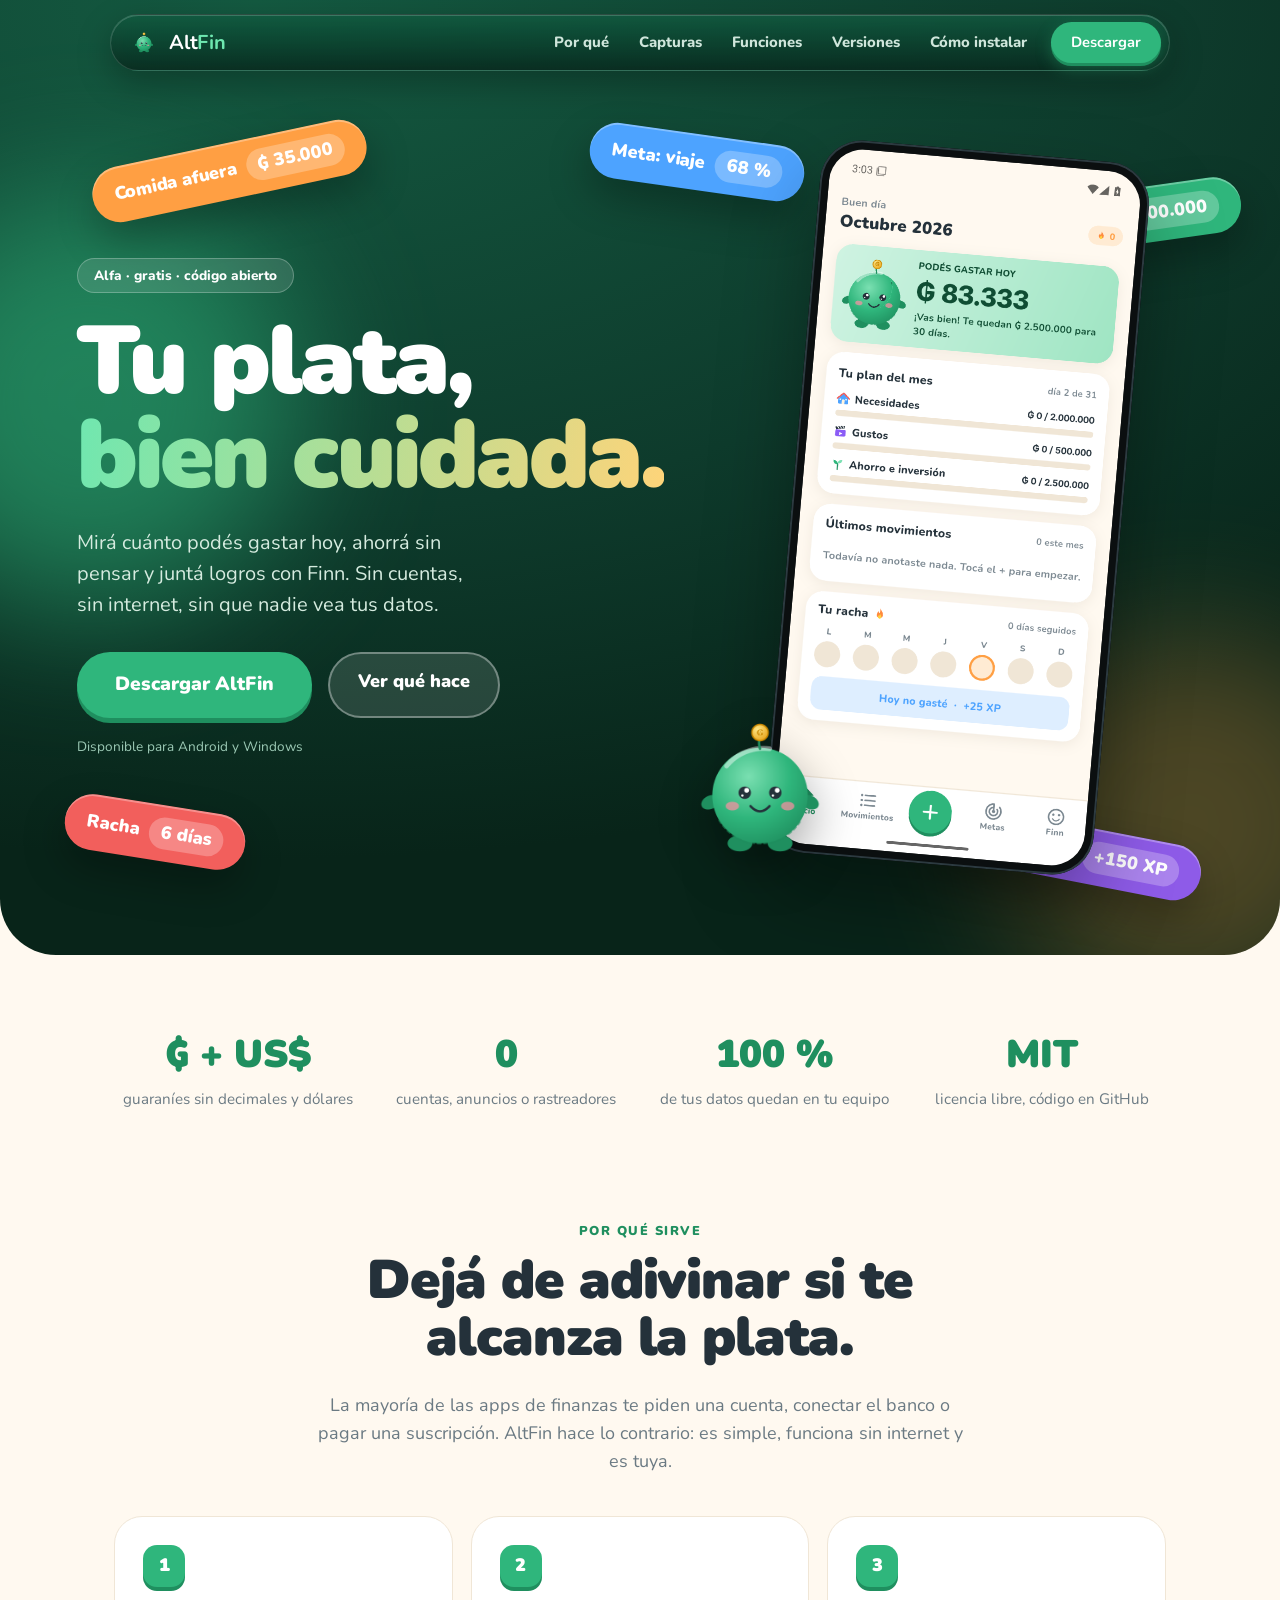
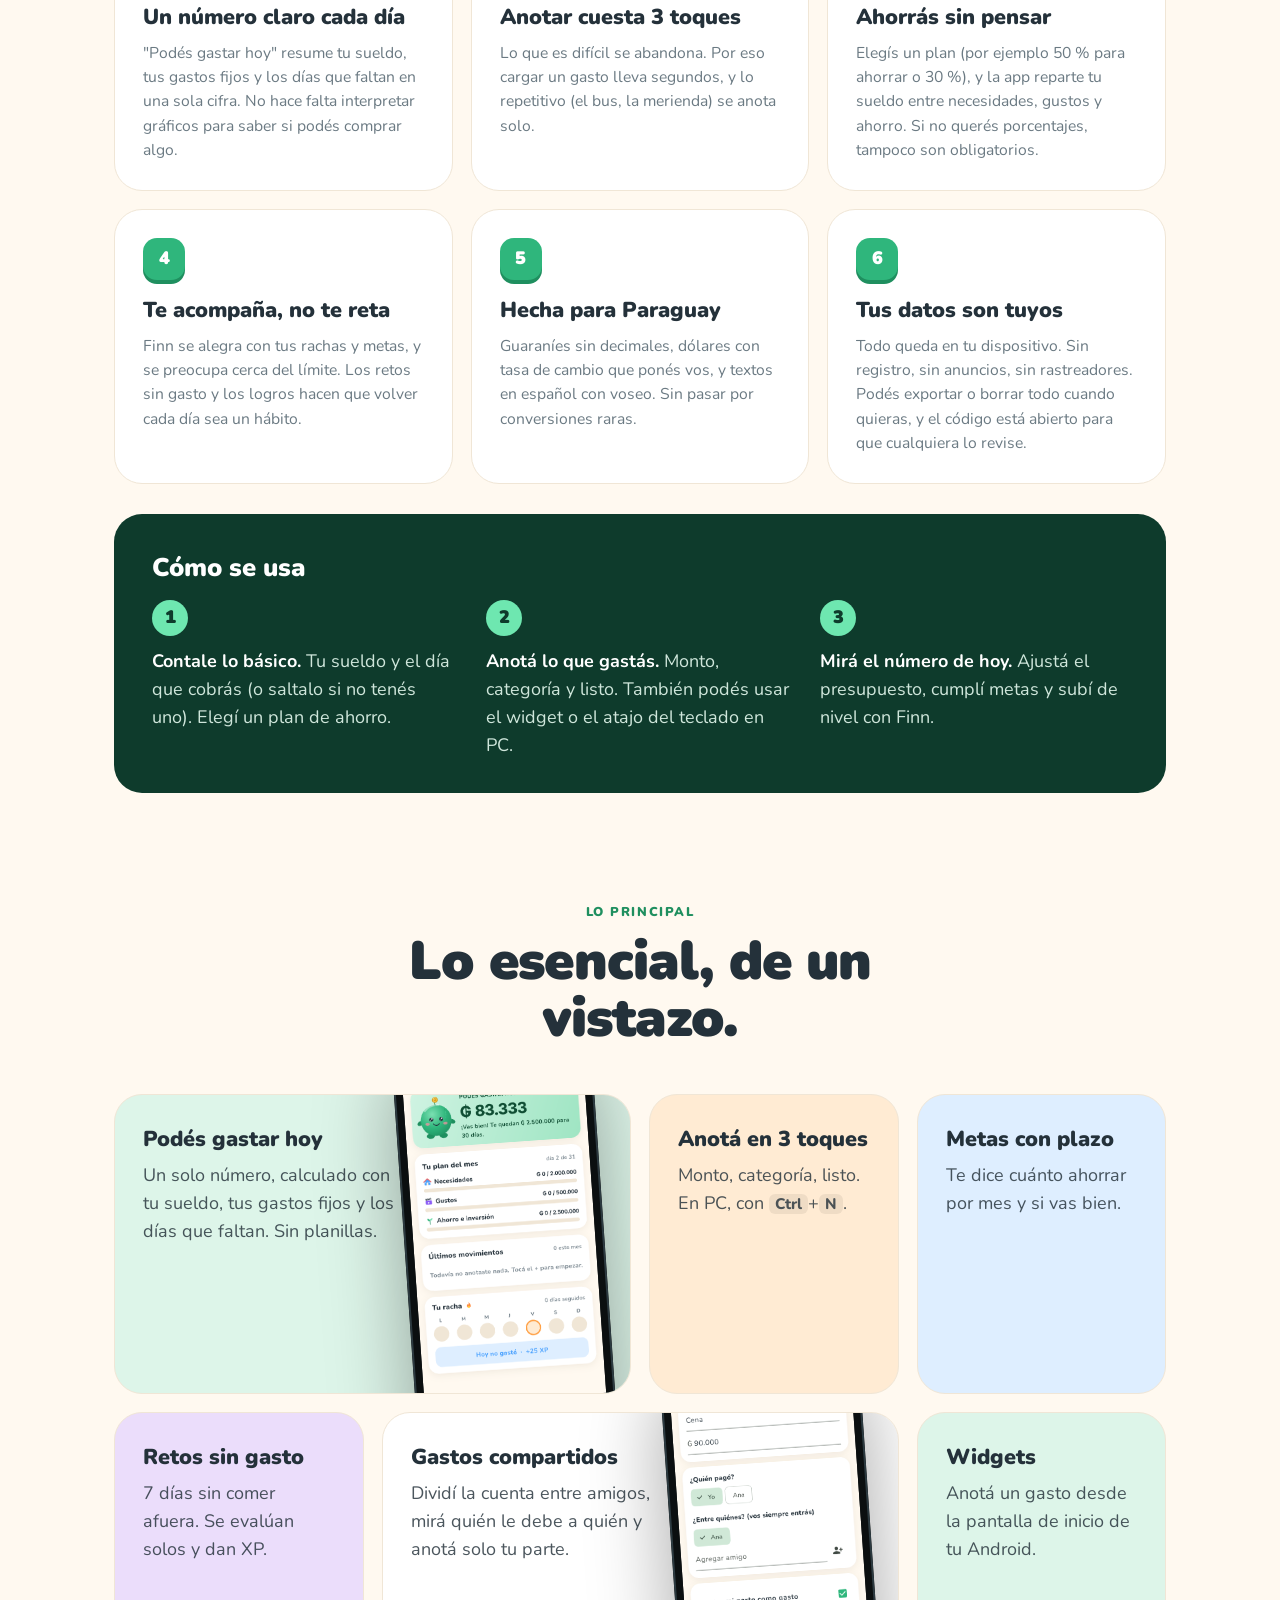
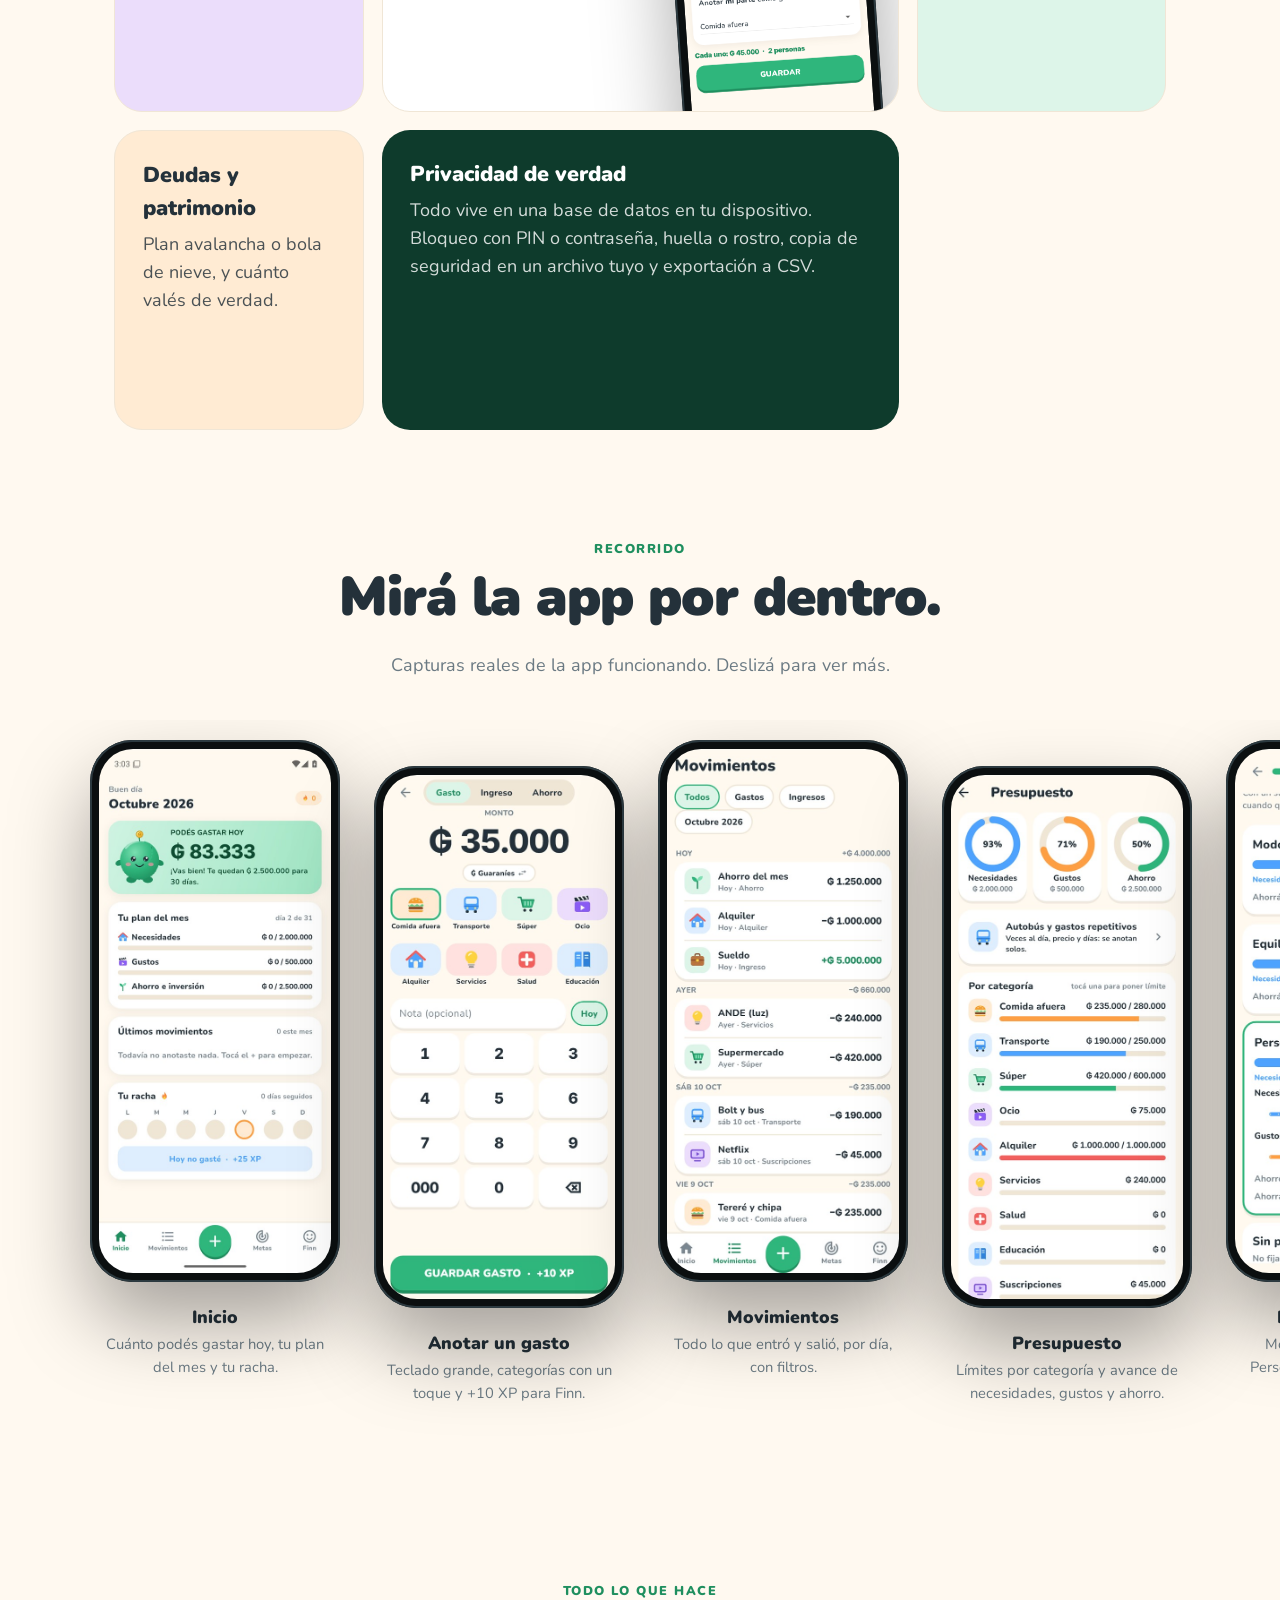
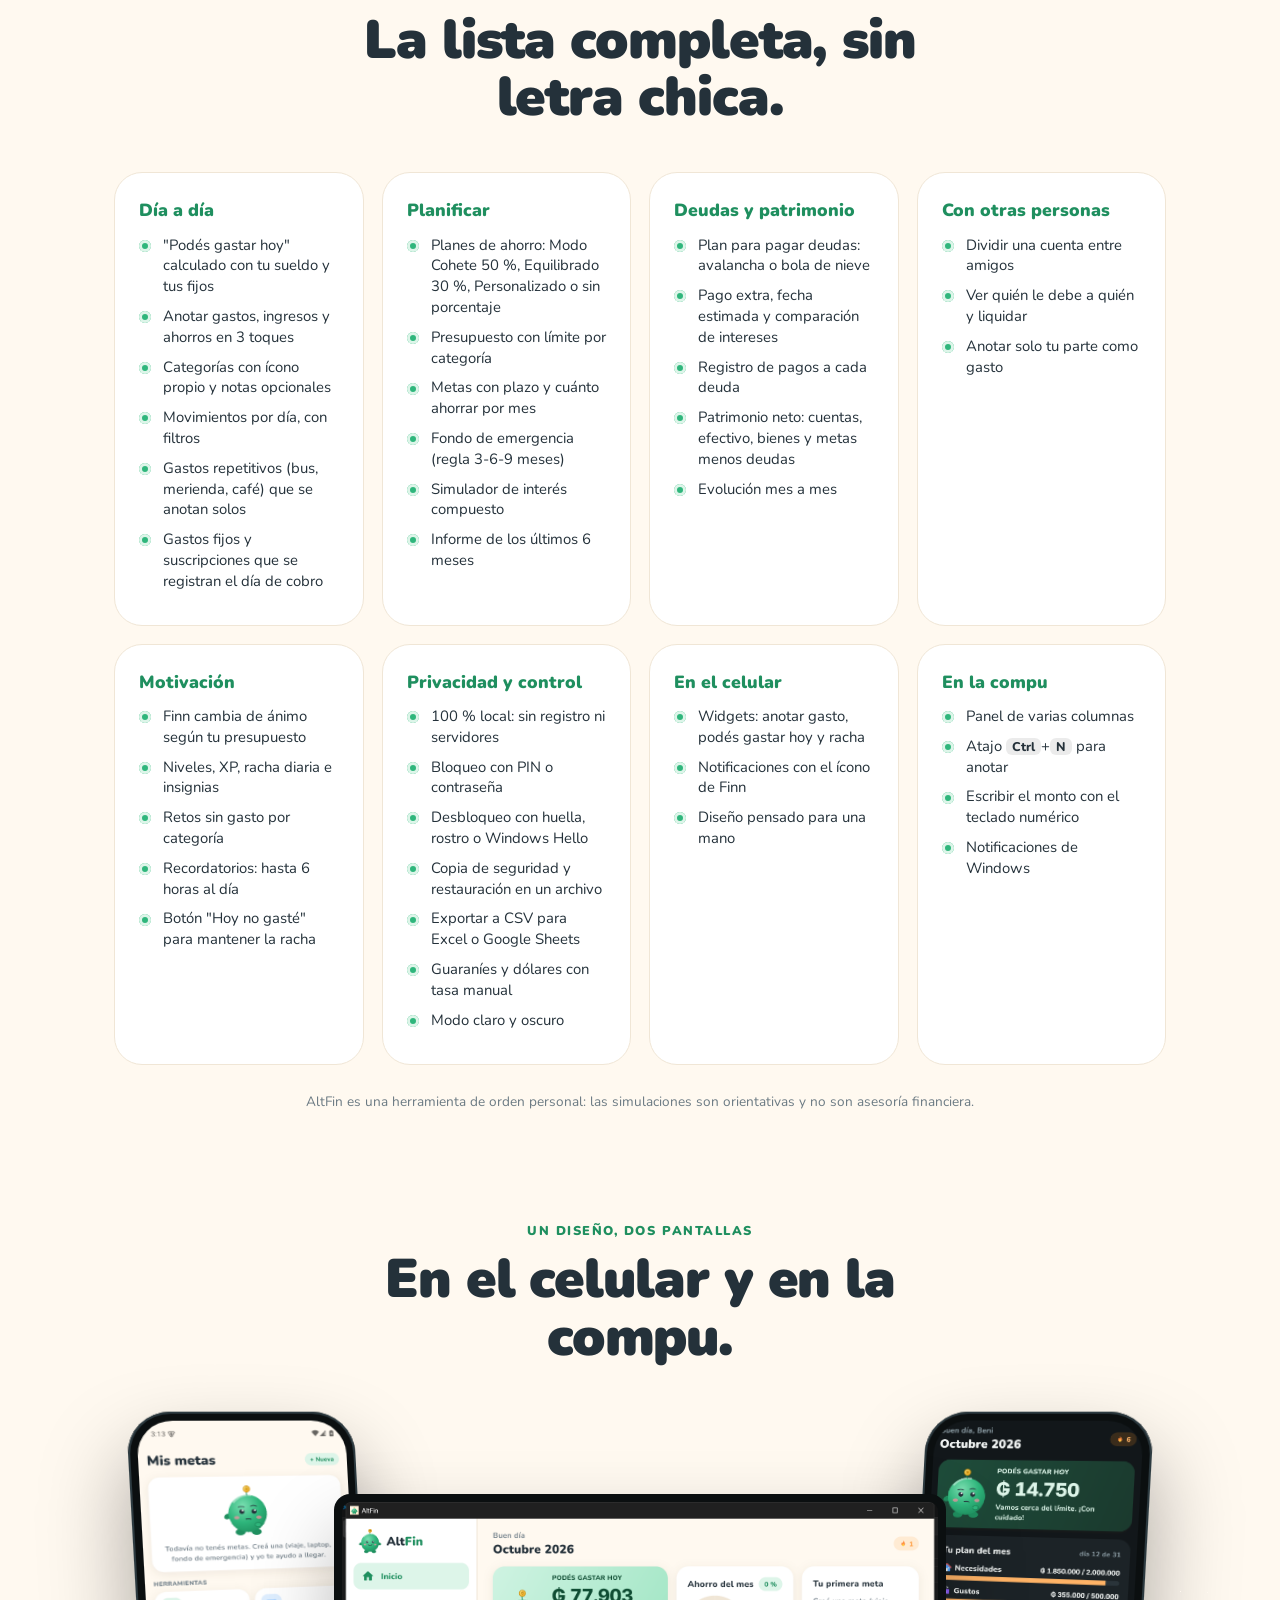
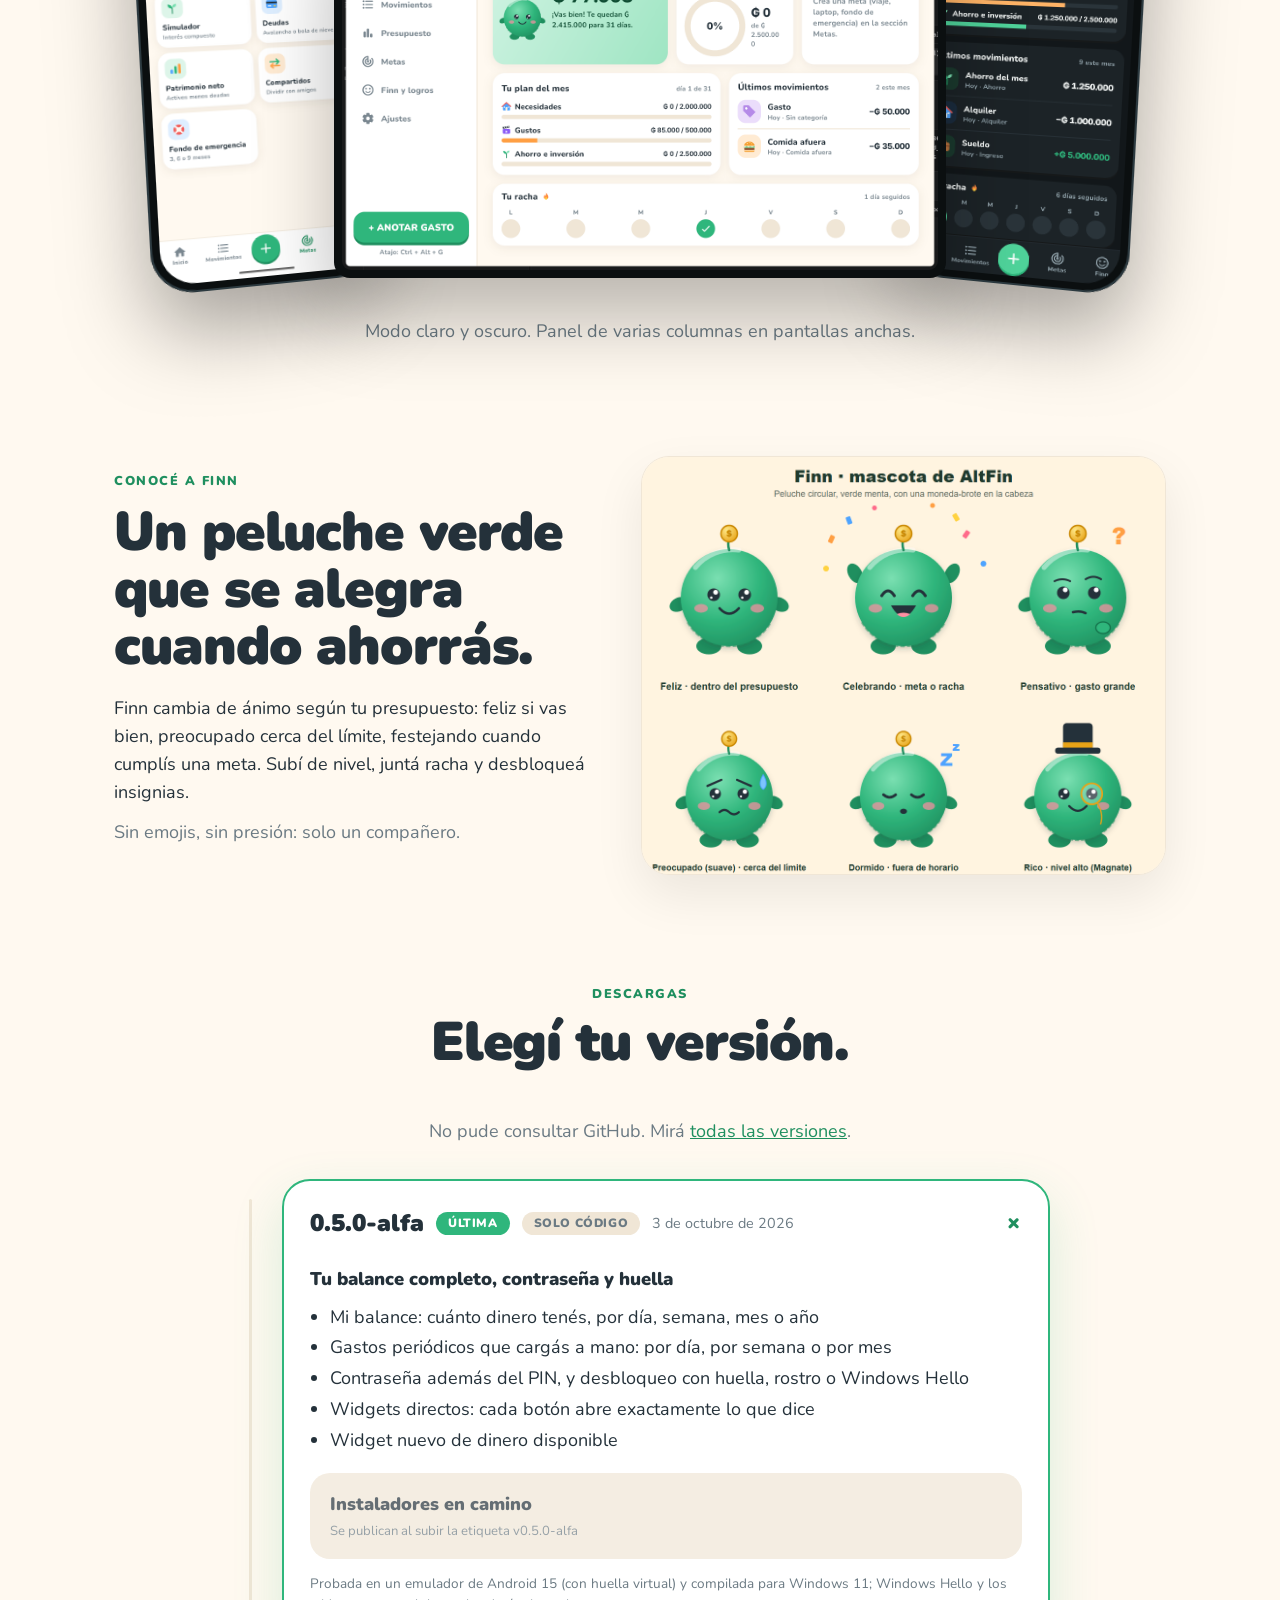
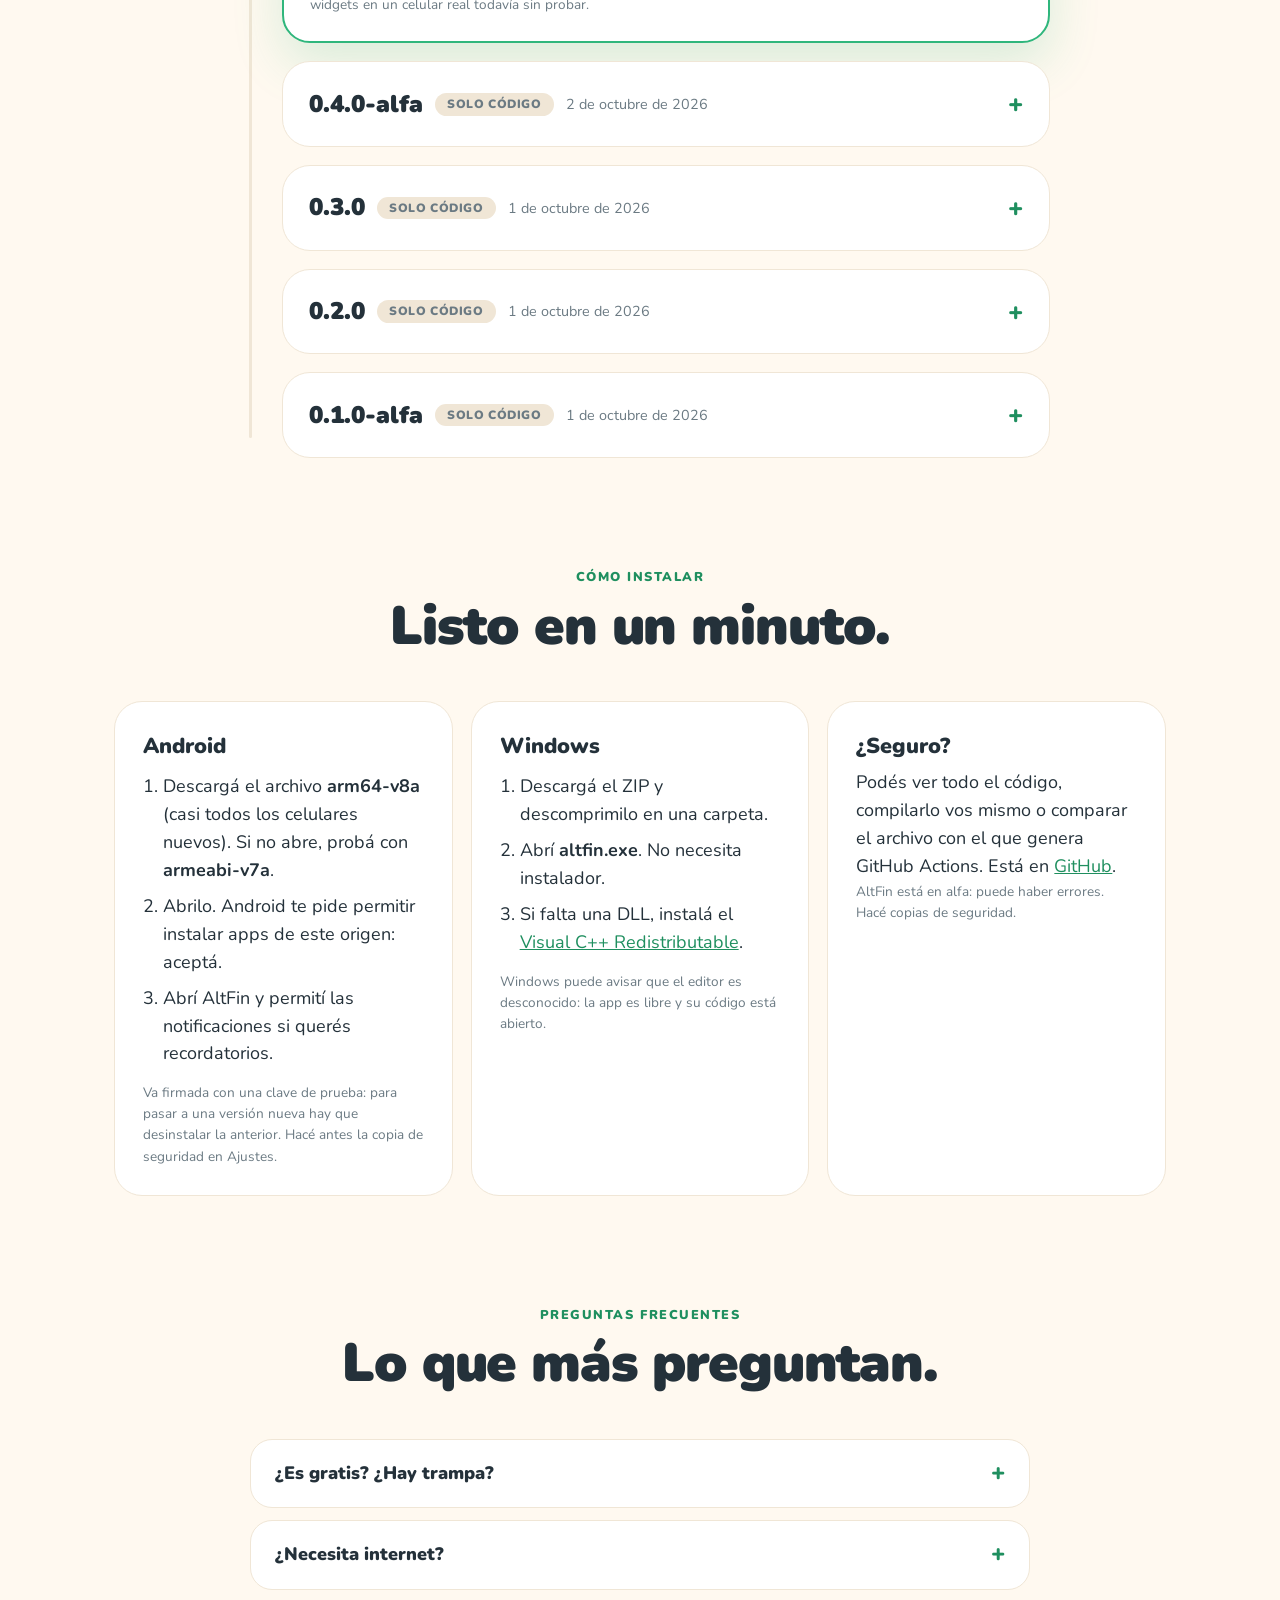
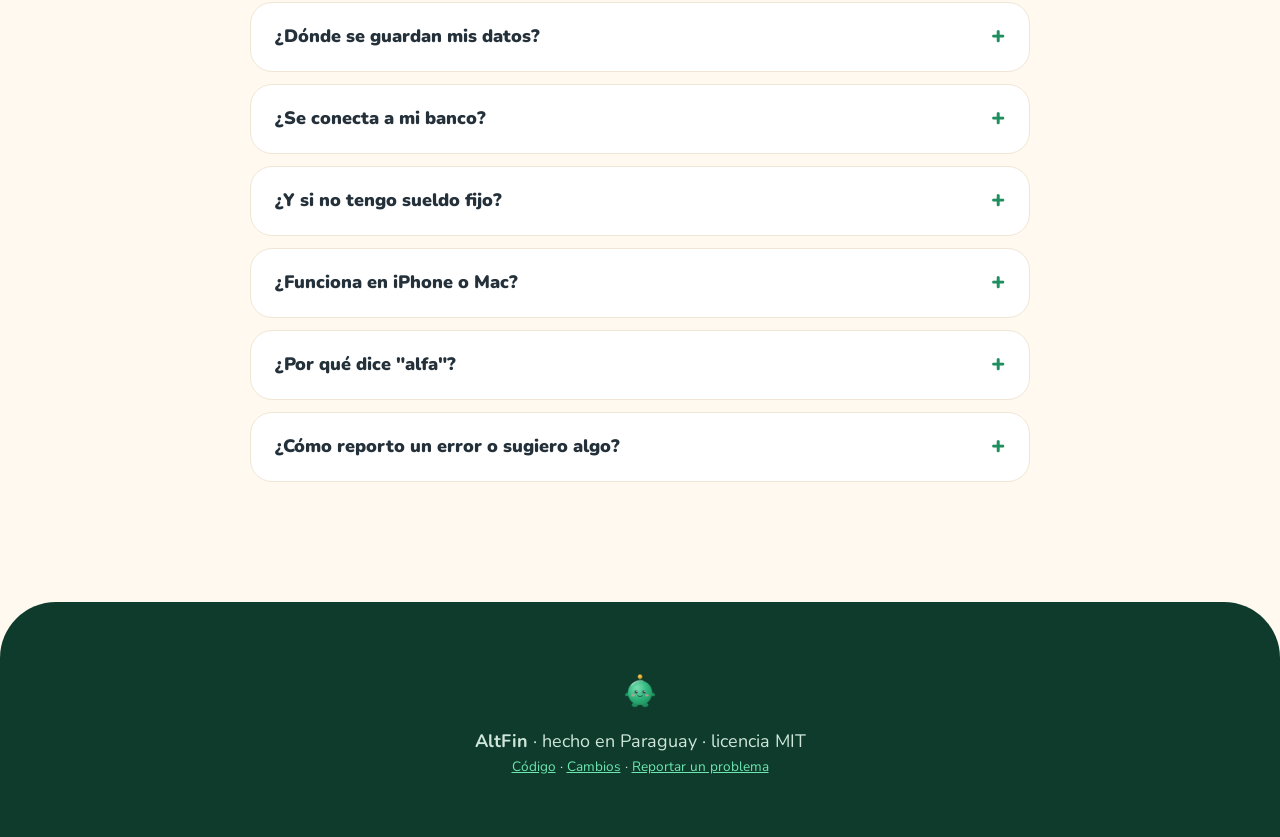
<file: site/index.html>
<!doctype html>
<html lang="es">
<head>
<meta charset="utf-8">
<meta name="viewport" content="width=device-width, initial-scale=1">
<title>AltFin — Instalar</title>
<meta name="description" content="AltFin: finanzas personales gratis, de código abierto y 100% en tu dispositivo. Descargá la versión para Android o Windows.">
<meta name="theme-color" content="#0E3B2C">
<link rel="icon" href="img/icon.png">
<link rel="stylesheet" href="style.css">
</head>
<body>

<header class="nav">
  <a class="brand" href="#top"><img src="img/finn.png" alt="" width="34" height="34" style="margin-right:8px">Alt<b>Fin</b></a>
  <nav>
    <a href="#porque">Por qué</a>
    <a href="#recorrido">Capturas</a>
    <a href="#todo">Funciones</a>
    <a href="#versiones">Versiones</a>
    <a href="#ayuda">Cómo instalar</a>
    <a class="btn btn-small" href="#versiones">Descargar</a>
  </nav>
</header>

<main id="top">

<!-- HERO -->
<section class="hero">
  <div class="blob b1"></div><div class="blob b2"></div>
  <span class="pill p1">Comida afuera <i>₲ 35.000</i></span>
  <span class="pill p2">Meta: viaje <i>68 %</i></span>
  <span class="pill p3">Racha <i>6 días</i></span>
  <span class="pill p4">Sueldo <i>+₲ 5.000.000</i></span>
  <span class="pill p5">Reto cumplido <i>+150 XP</i></span>

  <div class="hero-copy">
    <p class="tag">Alfa · gratis · código abierto</p>
    <h1>Tu plata,<br><em>bien cuidada.</em></h1>
    <p class="lead">Mirá cuánto podés gastar hoy, ahorrá sin pensar y juntá logros con Finn. Sin cuentas, sin internet, sin que nadie vea tus datos.</p>
    <div class="cta">
      <a class="btn btn-big" id="mainDl" href="#versiones">Descargar AltFin</a>
      <a class="btn btn-ghost" href="#funciones">Ver qué hace</a>
    </div>
    <p class="small" id="detected">Android · Windows</p>
  </div>

  <div class="hero-art">
    <div class="phone big"><img src="img/p-inicio.png" alt="Pantalla de inicio de AltFin con ₲ 83.333 para gastar hoy"></div>
    <img class="finn-peek" src="img/finn.png" alt="Finn, la mascota de AltFin">
  </div>
</section>

<!-- NÚMEROS -->
<section class="stats">
  <div><b>₲ + US$</b><span>guaraníes sin decimales y dólares</span></div>
  <div><b>0</b><span>cuentas, anuncios o rastreadores</span></div>
  <div><b>100 %</b><span>de tus datos quedan en tu equipo</span></div>
  <div><b>MIT</b><span>licencia libre, código en GitHub</span></div>
</section>

<!-- POR QUÉ SIRVE -->
<section class="section" id="porque">
  <p class="eyebrow">Por qué sirve</p>
  <h2>Dejá de adivinar si te alcanza la plata.</h2>
  <p class="center muted intro">La mayoría de las apps de finanzas te piden una cuenta, conectar el banco o pagar una suscripción. AltFin hace lo contrario: es simple, funciona sin internet y es tuya.</p>
  <div class="why">
    <article><span class="num">1</span><h3>Un número claro cada día</h3><p>"Podés gastar hoy" resume tu sueldo, tus gastos fijos y los días que faltan en una sola cifra. No hace falta interpretar gráficos para saber si podés comprar algo.</p></article>
    <article><span class="num">2</span><h3>Anotar cuesta 3 toques</h3><p>Lo que es difícil se abandona. Por eso cargar un gasto lleva segundos, y lo repetitivo (el bus, la merienda) se anota solo.</p></article>
    <article><span class="num">3</span><h3>Ahorrás sin pensar</h3><p>Elegís un plan (por ejemplo 50 % para ahorrar o 30 %), y la app reparte tu sueldo entre necesidades, gustos y ahorro. Si no querés porcentajes, tampoco son obligatorios.</p></article>
    <article><span class="num">4</span><h3>Te acompaña, no te reta</h3><p>Finn se alegra con tus rachas y metas, y se preocupa cerca del límite. Los retos sin gasto y los logros hacen que volver cada día sea un hábito.</p></article>
    <article><span class="num">5</span><h3>Hecha para Paraguay</h3><p>Guaraníes sin decimales, dólares con tasa de cambio que ponés vos, y textos en español con voseo. Sin pasar por conversiones raras.</p></article>
    <article><span class="num">6</span><h3>Tus datos son tuyos</h3><p>Todo queda en tu dispositivo. Sin registro, sin anuncios, sin rastreadores. Podés exportar o borrar todo cuando quieras, y el código está abierto para que cualquiera lo revise.</p></article>
  </div>
  <div class="how">
    <h3>Cómo se usa</h3>
    <ol>
      <li><b>Contale lo básico.</b> Tu sueldo y el día que cobrás (o saltalo si no tenés uno). Elegí un plan de ahorro.</li>
      <li><b>Anotá lo que gastás.</b> Monto, categoría y listo. También podés usar el widget o el atajo del teclado en PC.</li>
      <li><b>Mirá el número de hoy.</b> Ajustá el presupuesto, cumplí metas y subí de nivel con Finn.</li>
    </ol>
  </div>
</section>

<!-- FUNCIONES -->
<section class="section" id="funciones">
  <p class="eyebrow">Lo principal</p>
  <h2>Lo esencial, de un vistazo.</h2>
  <div class="bento">
    <article class="card c-green wide">
      <h3>Podés gastar hoy</h3>
      <p>Un solo número, calculado con tu sueldo, tus gastos fijos y los días que faltan. Sin planillas.</p>
      <div class="phone mini"><img src="img/p-inicio.png" alt=""></div>
    </article>
    <article class="card c-orange">
      <h3>Anotá en 3 toques</h3>
      <p>Monto, categoría, listo. En PC, con <kbd>Ctrl</kbd>+<kbd>N</kbd>.</p>
    </article>
    <article class="card c-blue">
      <h3>Metas con plazo</h3>
      <p>Te dice cuánto ahorrar por mes y si vas bien.</p>
    </article>
    <article class="card c-purple">
      <h3>Retos sin gasto</h3>
      <p>7 días sin comer afuera. Se evalúan solos y dan XP.</p>
    </article>
    <article class="card c-cream wide">
      <h3>Gastos compartidos</h3>
      <p>Dividí la cuenta entre amigos, mirá quién le debe a quién y anotá solo tu parte.</p>
      <div class="phone mini"><img src="img/p-dividir.png" alt=""></div>
    </article>
    <article class="card c-green">
      <h3>Widgets</h3>
      <p>Anotá un gasto desde la pantalla de inicio de tu Android.</p>
    </article>
    <article class="card c-orange">
      <h3>Deudas y patrimonio</h3>
      <p>Plan avalancha o bola de nieve, y cuánto valés de verdad.</p>
    </article>
    <article class="card c-dark wide">
      <h3>Privacidad de verdad</h3>
      <p>Todo vive en una base de datos en tu dispositivo. Bloqueo con PIN o contraseña, huella o rostro, copia de seguridad en un archivo tuyo y exportación a CSV.</p>
    </article>
  </div>
</section>

<!-- RECORRIDO -->
<section class="section tour" id="recorrido">
  <p class="eyebrow">Recorrido</p>
  <h2>Mirá la app por dentro.</h2>
  <p class="center muted intro">Capturas reales de la app funcionando. Deslizá para ver más.</p>
  <div class="strip" id="strip">
    <figure><div class="phone"><img loading="lazy" src="img/g/inicio.jpg" alt="Inicio"></div><figcaption><b>Inicio</b>Cuánto podés gastar hoy, tu plan del mes y tu racha.</figcaption></figure>
    <figure><div class="phone"><img loading="lazy" src="img/g/gasto.jpg" alt="Anotar un gasto"></div><figcaption><b>Anotar un gasto</b>Teclado grande, categorías con un toque y +10 XP para Finn.</figcaption></figure>
    <figure><div class="phone"><img loading="lazy" src="img/g/movimientos.jpg" alt="Movimientos"></div><figcaption><b>Movimientos</b>Todo lo que entró y salió, por día, con filtros.</figcaption></figure>
    <figure><div class="phone"><img loading="lazy" src="img/g/presupuesto.jpg" alt="Presupuesto"></div><figcaption><b>Presupuesto</b>Límites por categoría y avance de necesidades, gustos y ahorro.</figcaption></figure>
    <figure><div class="phone"><img loading="lazy" src="img/g/plan.jpg" alt="Planes de ahorro"></div><figcaption><b>Planes de ahorro</b>Modo Cohete, Equilibrado, Personalizado o sin porcentaje.</figcaption></figure>
    <figure><div class="phone"><img loading="lazy" src="img/g/metas.jpg" alt="Metas"></div><figcaption><b>Metas</b>Viaje, laptop, terreno: cuánto falta y en cuántos meses llegás.</figcaption></figure>
    <figure><div class="phone"><img loading="lazy" src="img/g/fondo.jpg" alt="Fondo de emergencia"></div><figcaption><b>Fondo de emergencia</b>Calcula 3, 6 o 9 meses de tus gastos esenciales y crea la meta.</figcaption></figure>
    <figure><div class="phone"><img loading="lazy" src="img/g/repetitivo.jpg" alt="Gastos repetitivos"></div><figcaption><b>Gastos repetitivos</b>El bus, la merienda: se anotan solos los días que elijas.</figcaption></figure>
    <figure><div class="phone"><img loading="lazy" src="img/g/fijos.jpg" alt="Gastos fijos"></div><figcaption><b>Gastos fijos</b>Alquiler, internet, Netflix: se registran el día de cobro.</figcaption></figure>
    <figure><div class="phone"><img loading="lazy" src="img/g/deudas.jpg" alt="Deudas"></div><figcaption><b>Deudas</b>Plan avalancha o bola de nieve, con fecha de fin e intereses.</figcaption></figure>
    <figure><div class="phone"><img loading="lazy" src="img/g/compartidos.jpg" alt="Gastos compartidos"></div><figcaption><b>Gastos compartidos</b>Dividí la cuenta entre amigos y anotá solo tu parte.</figcaption></figure>
    <figure><div class="phone"><img loading="lazy" src="img/g/patrimonio.jpg" alt="Patrimonio neto"></div><figcaption><b>Patrimonio neto</b>Lo que tenés menos lo que debés, mes a mes.</figcaption></figure>
    <figure><div class="phone"><img loading="lazy" src="img/g/informe.jpg" alt="Informe"></div><figcaption><b>Informe</b>Tasa de ahorro y gastos de los últimos 6 meses.</figcaption></figure>
    <figure><div class="phone"><img loading="lazy" src="img/g/finn.jpg" alt="Finn y logros"></div><figcaption><b>Finn y logros</b>Nivel, racha, insignias y XP.</figcaption></figure>
    <figure><div class="phone"><img loading="lazy" src="img/g/retos.jpg" alt="Retos sin gasto"></div><figcaption><b>Retos sin gasto</b>"7 días sin comer afuera": se evalúan solos y dan 150 XP.</figcaption></figure>
    <figure><div class="phone"><img loading="lazy" src="img/g/recordatorios.jpg" alt="Recordatorios"></div><figcaption><b>Recordatorios</b>Hasta 6 horas al día, solo si todavía no anotaste nada.</figcaption></figure>
    <figure><div class="phone"><img loading="lazy" src="img/g/widgets.jpg" alt="Widgets de Android"></div><figcaption><b>Widgets</b>Anotá un gasto sin abrir la app (Android).</figcaption></figure>
    <figure><div class="phone"><img loading="lazy" src="img/g/pin.jpg" alt="Bloqueo con PIN o contraseña"></div><figcaption><b>Bloqueo con PIN o contraseña</b>Y huella o rostro. Nadie ve tus números si te prestan el celular.</figcaption></figure>
    <figure><div class="phone"><img loading="lazy" src="img/g/ajustes.jpg" alt="Ajustes"></div><figcaption><b>Ajustes</b>Copia de seguridad, exportar a CSV, sueldo y más.</figcaption></figure>
  </div>
</section>

<!-- TODO LO QUE HACE -->
<section class="section" id="todo">
  <p class="eyebrow">Todo lo que hace</p>
  <h2>La lista completa, sin letra chica.</h2>
  <div class="lists">
    <article><h3>Día a día</h3><ul>
      <li>"Podés gastar hoy" calculado con tu sueldo y tus fijos</li>
      <li>Anotar gastos, ingresos y ahorros en 3 toques</li>
      <li>Categorías con ícono propio y notas opcionales</li>
      <li>Movimientos por día, con filtros</li>
      <li>Gastos repetitivos (bus, merienda, café) que se anotan solos</li>
      <li>Gastos fijos y suscripciones que se registran el día de cobro</li>
    </ul></article>
    <article><h3>Planificar</h3><ul>
      <li>Planes de ahorro: Modo Cohete 50 %, Equilibrado 30 %, Personalizado o sin porcentaje</li>
      <li>Presupuesto con límite por categoría</li>
      <li>Metas con plazo y cuánto ahorrar por mes</li>
      <li>Fondo de emergencia (regla 3-6-9 meses)</li>
      <li>Simulador de interés compuesto</li>
      <li>Informe de los últimos 6 meses</li>
    </ul></article>
    <article><h3>Deudas y patrimonio</h3><ul>
      <li>Plan para pagar deudas: avalancha o bola de nieve</li>
      <li>Pago extra, fecha estimada y comparación de intereses</li>
      <li>Registro de pagos a cada deuda</li>
      <li>Patrimonio neto: cuentas, efectivo, bienes y metas menos deudas</li>
      <li>Evolución mes a mes</li>
    </ul></article>
    <article><h3>Con otras personas</h3><ul>
      <li>Dividir una cuenta entre amigos</li>
      <li>Ver quién le debe a quién y liquidar</li>
      <li>Anotar solo tu parte como gasto</li>
    </ul></article>
    <article><h3>Motivación</h3><ul>
      <li>Finn cambia de ánimo según tu presupuesto</li>
      <li>Niveles, XP, racha diaria e insignias</li>
      <li>Retos sin gasto por categoría</li>
      <li>Recordatorios: hasta 6 horas al día</li>
      <li>Botón "Hoy no gasté" para mantener la racha</li>
    </ul></article>
    <article><h3>Privacidad y control</h3><ul>
      <li>100 % local: sin registro ni servidores</li>
      <li>Bloqueo con PIN o contraseña</li>
      <li>Desbloqueo con huella, rostro o Windows Hello</li>
      <li>Copia de seguridad y restauración en un archivo</li>
      <li>Exportar a CSV para Excel o Google Sheets</li>
      <li>Guaraníes y dólares con tasa manual</li>
      <li>Modo claro y oscuro</li>
    </ul></article>
    <article><h3>En el celular</h3><ul>
      <li>Widgets: anotar gasto, podés gastar hoy y racha</li>
      <li>Notificaciones con el ícono de Finn</li>
      <li>Diseño pensado para una mano</li>
    </ul></article>
    <article><h3>En la compu</h3><ul>
      <li>Panel de varias columnas</li>
      <li>Atajo <kbd>Ctrl</kbd>+<kbd>N</kbd> para anotar</li>
      <li>Escribir el monto con el teclado numérico</li>
      <li>Notificaciones de Windows</li>
    </ul></article>
  </div>
  <p class="center muted small note">AltFin es una herramienta de orden personal: las simulaciones son orientativas y no son asesoría financiera.</p>
</section>

<!-- PLATAFORMAS -->
<section class="section showcase" id="plataformas">
  <p class="eyebrow">Un diseño, dos pantallas</p>
  <h2>En el celular y en la compu.</h2>
  <div class="devices">
    <div class="phone"><img src="img/p-metas.png" alt="Metas en Android"></div>
    <div class="laptop"><img src="img/pc-inicio.png" alt="AltFin en Windows"></div>
    <div class="phone dark"><img src="img/p-oscuro.png" alt="Modo oscuro"></div>
  </div>
  <p class="center muted">Modo claro y oscuro. Panel de varias columnas en pantallas anchas.</p>
</section>

<!-- FINN -->
<section class="section finn">
  <div class="finn-copy">
    <p class="eyebrow">Conocé a Finn</p>
    <h2>Un peluche verde que se alegra cuando ahorrás.</h2>
    <p>Finn cambia de ánimo según tu presupuesto: feliz si vas bien, preocupado cerca del límite, festejando cuando cumplís una meta. Subí de nivel, juntá racha y desbloqueá insignias.</p>
    <p class="muted">Sin emojis, sin presión: solo un compañero.</p>
  </div>
  <img class="finn-states" src="img/finn-estados.png" alt="Finn feliz, festejando, pensativo, preocupado, dormido y con galera">
</section>

<!-- VERSIONES -->
<section class="section versions" id="versiones">
  <p class="eyebrow">Descargas</p>
  <h2>Elegí tu versión.</h2>
  <p class="center muted" id="apiStatus">Cargando versiones…</p>
  <div id="vlist" class="vlist"></div>
</section>

<!-- AYUDA -->
<section class="section help" id="ayuda">
  <p class="eyebrow">Cómo instalar</p>
  <h2>Listo en un minuto.</h2>
  <div class="steps">
    <article>
      <h3>Android</h3>
      <ol>
        <li>Descargá el archivo <b>arm64-v8a</b> (casi todos los celulares nuevos). Si no abre, probá con <b>armeabi-v7a</b>.</li>
        <li>Abrilo. Android te pide permitir instalar apps de este origen: aceptá.</li>
        <li>Abrí AltFin y permití las notificaciones si querés recordatorios.</li>
      </ol>
      <p class="muted small">Va firmada con una clave de prueba: para pasar a una versión nueva hay que desinstalar la anterior. Hacé antes la copia de seguridad en Ajustes.</p>
    </article>
    <article>
      <h3>Windows</h3>
      <ol>
        <li>Descargá el ZIP y descomprimilo en una carpeta.</li>
        <li>Abrí <b>altfin.exe</b>. No necesita instalador.</li>
        <li>Si falta una DLL, instalá el <a href="https://aka.ms/vs/17/release/vc_redist.x64.exe">Visual C++ Redistributable</a>.</li>
      </ol>
      <p class="muted small">Windows puede avisar que el editor es desconocido: la app es libre y su código está abierto.</p>
    </article>
    <article>
      <h3>¿Seguro?</h3>
      <p>Podés ver todo el código, compilarlo vos mismo o comparar el archivo con el que genera GitHub Actions. Está en <a id="repoLink" href="https://github.com/BenjaminSVG/altfin">GitHub</a>.</p>
      <p class="muted small">AltFin está en alfa: puede haber errores. Hacé copias de seguridad.</p>
    </article>
  </div>
</section>

<!-- PREGUNTAS -->
<section class="section faq" id="faq">
  <p class="eyebrow">Preguntas frecuentes</p>
  <h2>Lo que más preguntan.</h2>
  <div class="qa">
    <details><summary>¿Es gratis? ¿Hay trampa?</summary><p>Es gratis y no hay trampa: sin anuncios, sin planes pagos, sin cuentas. Es un proyecto de código abierto con licencia MIT.</p></details>
    <details><summary>¿Necesita internet?</summary><p>No. Todo funciona sin conexión y tus datos no salen de tu dispositivo. Internet solo se usa para descargar la app.</p></details>
    <details><summary>¿Dónde se guardan mis datos?</summary><p>En una base de datos local de tu celular o tu compu. Para cambiar de equipo, hacés una copia de seguridad en Ajustes y la restaurás en el otro.</p></details>
    <details><summary>¿Se conecta a mi banco?</summary><p>No, y es a propósito. Anotás vos lo que gastás. Es más lento que automatizarlo, pero nadie más ve tu plata.</p></details>
    <details><summary>¿Y si no tengo sueldo fijo?</summary><p>Podés saltear el sueldo y el porcentaje de ahorro al empezar. La app se adapta y podés cargarlos más adelante.</p></details>
    <details><summary>¿Funciona en iPhone o Mac?</summary><p>Por ahora no: está para Android y Windows.</p></details>
    <details><summary>¿Por qué dice "alfa"?</summary><p>Porque todavía está en prueba. La probé en un emulador de Android y en Windows, pero aún no en muchos celulares reales. Hacé copias de seguridad y avisá si algo falla.</p></details>
    <details><summary>¿Cómo reporto un error o sugiero algo?</summary><p>En la sección de <a href="https://github.com/BenjaminSVG/altfin/issues">Issues de GitHub</a>.</p></details>
  </div>
</section>

</main>

<footer>
  <img src="img/finn.png" alt="" width="56" height="56">
  <p><b>AltFin</b> · hecho en Paraguay · licencia MIT</p>
  <p class="small"><a href="https://github.com/BenjaminSVG/altfin">Código</a> · <a href="https://github.com/BenjaminSVG/altfin/blob/main/CHANGELOG.md">Cambios</a> · <a href="https://github.com/BenjaminSVG/altfin/issues">Reportar un problema</a></p>
</footer>

<script src="app.js"></script>
</body>
</html>
</file>
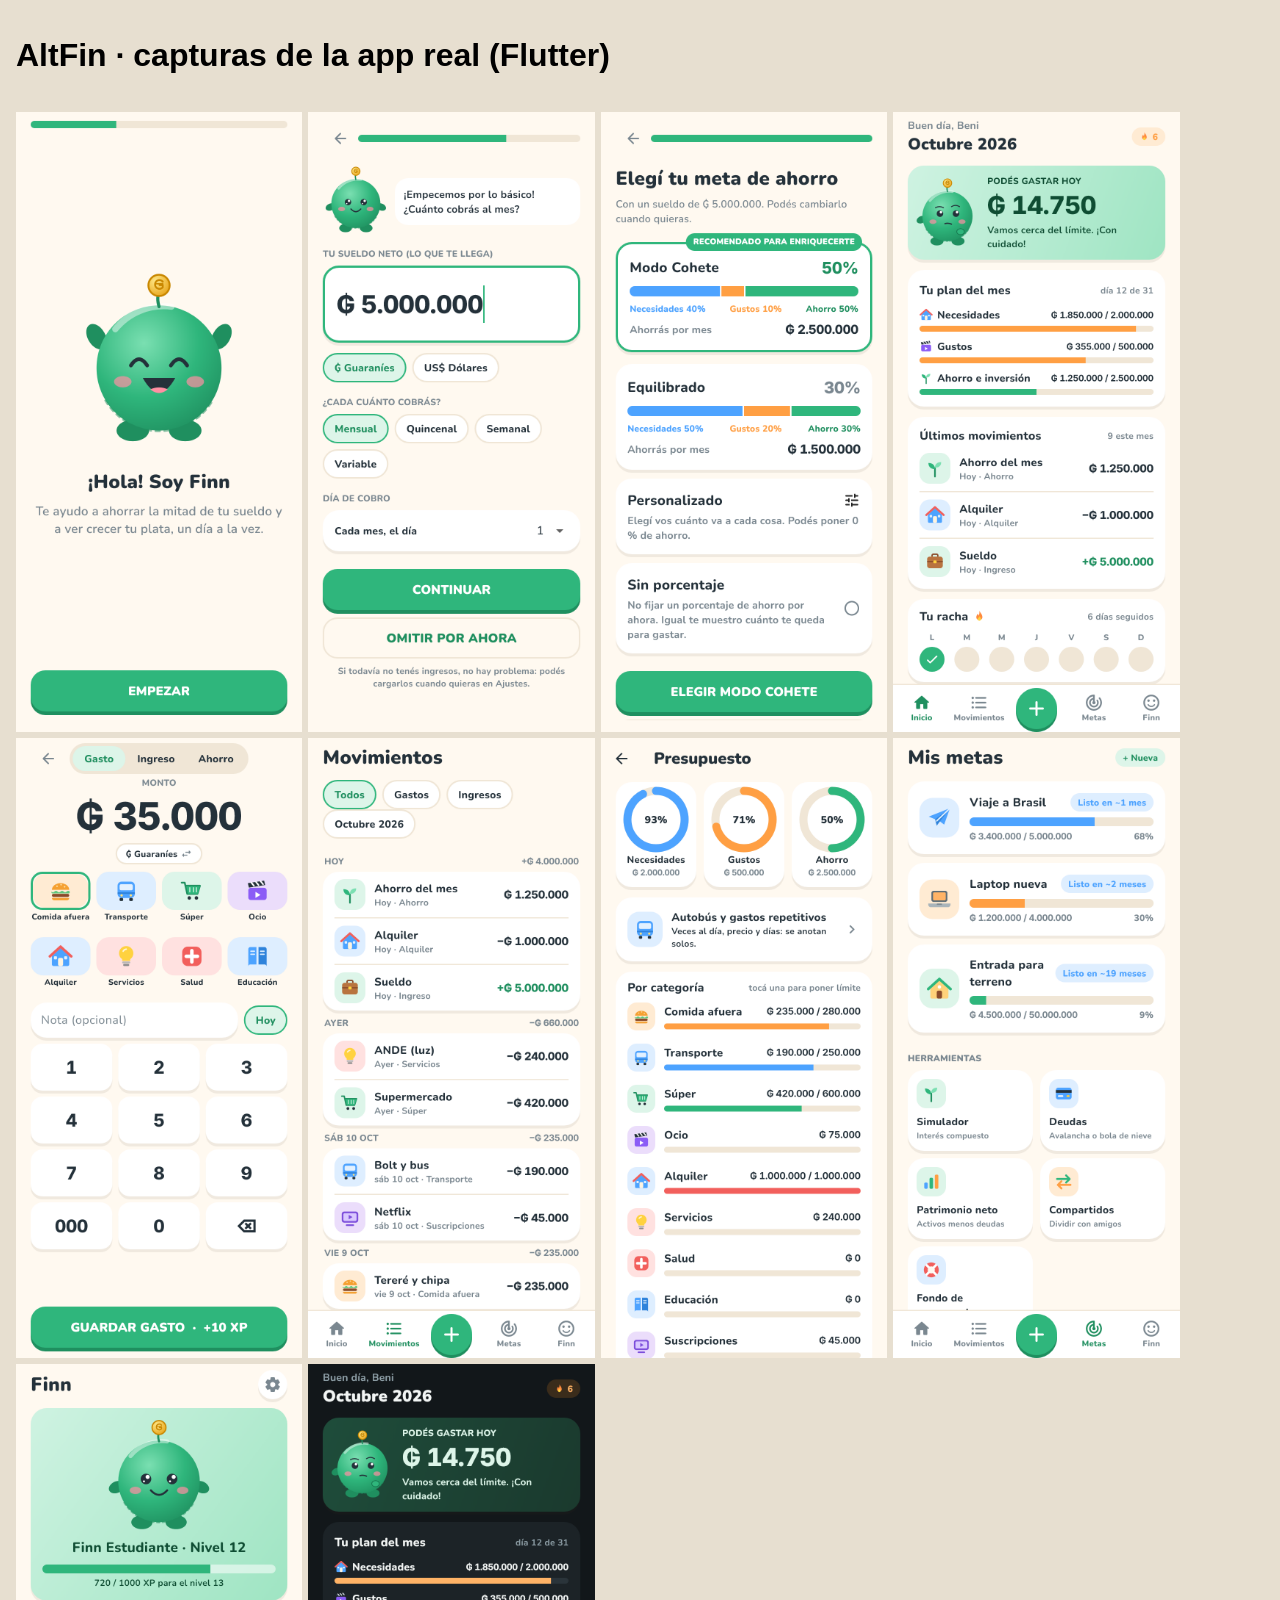
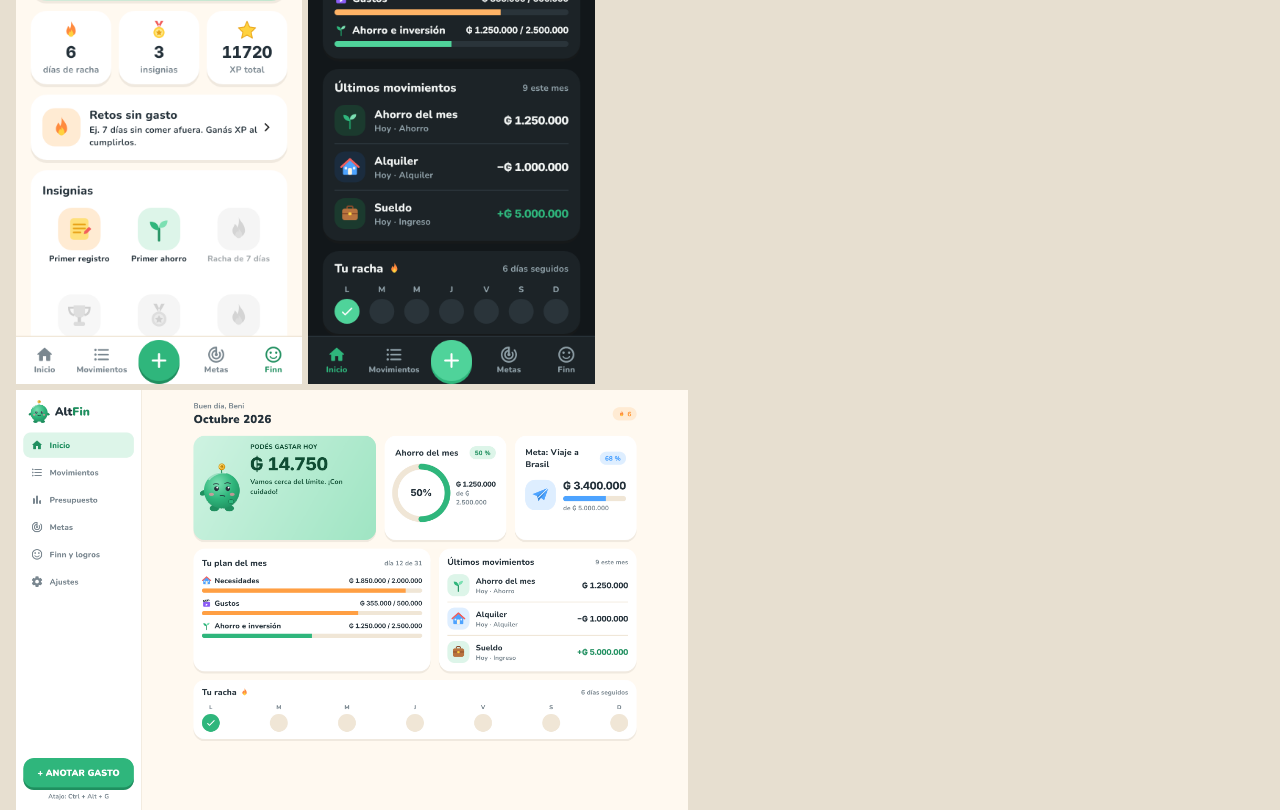
<file: diseno/app_galeria.html>
<!doctype html><meta charset=utf-8><title>AltFin · capturas de la app real</title><body style="margin:0;background:#E7DFD0;font-family:Nunito,Arial"><h1 style="padding:16px">AltFin · capturas de la app real (Flutter)</h1><div style="display:flex;flex-wrap:wrap;gap:6px;padding:0 16px;align-items:flex-start">
<img src="app_capturas/01-bienvenida.png" style="height:620px">
<img src="app_capturas/02-sueldo.png" style="height:620px">
<img src="app_capturas/03-perfil.png" style="height:620px">
<img src="app_capturas/04-inicio.png" style="height:620px">
<img src="app_capturas/05-gasto.png" style="height:620px">
<img src="app_capturas/06-movimientos.png" style="height:620px">
<img src="app_capturas/07-presupuesto.png" style="height:620px">
<img src="app_capturas/08-metas.png" style="height:620px">
<img src="app_capturas/11-finn.png" style="height:620px">
<img src="app_capturas/13-inicio_oscuro.png" style="height:620px">
<img src="app_capturas/14-escritorio.png" style="height:420px">
</div>
</file>
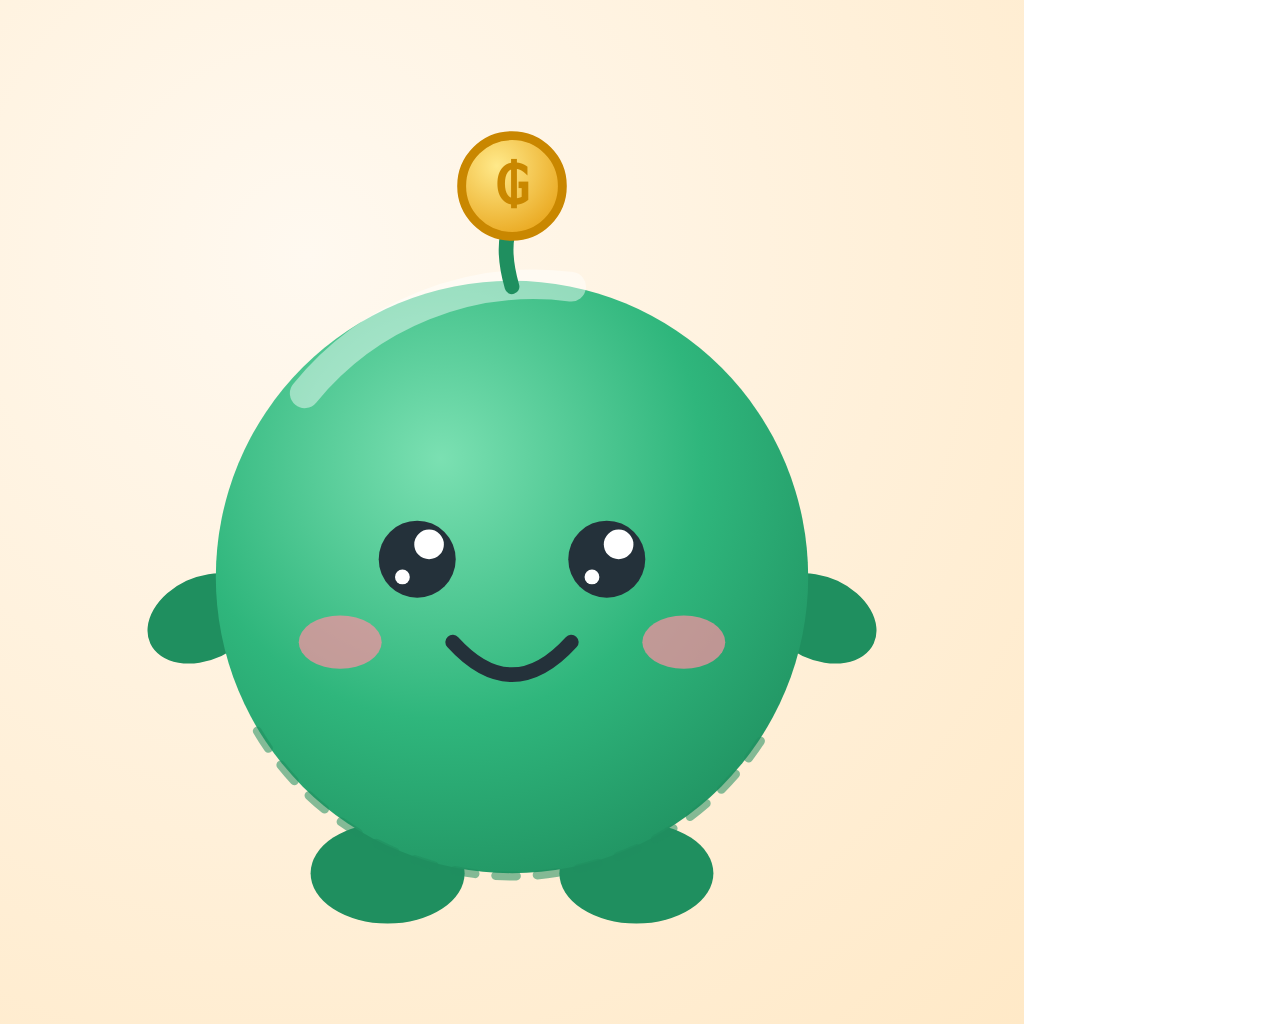
<file: diseno/icono/icon.html>
<!doctype html><meta charset="utf-8"><body style="margin:0;background:transparent">
<div id="a" style="width:1024px;height:1024px;display:grid;place-items:center;position:relative;overflow:hidden"></div>
<script src="../ui/finn.js"></script>
<script>
const q=new URLSearchParams(location.search), fg=q.get('fg')==='1', size=fg?600:800;
const a=document.getElementById('a');
if(!fg) a.style.background='radial-gradient(circle at 30% 25%,#FFF9F0,#FFE9C7)';
a.innerHTML='<div style="margin-top:'+(fg?40:50)+'px">'+finn('happy',size)+'</div>';
</script>
</file>
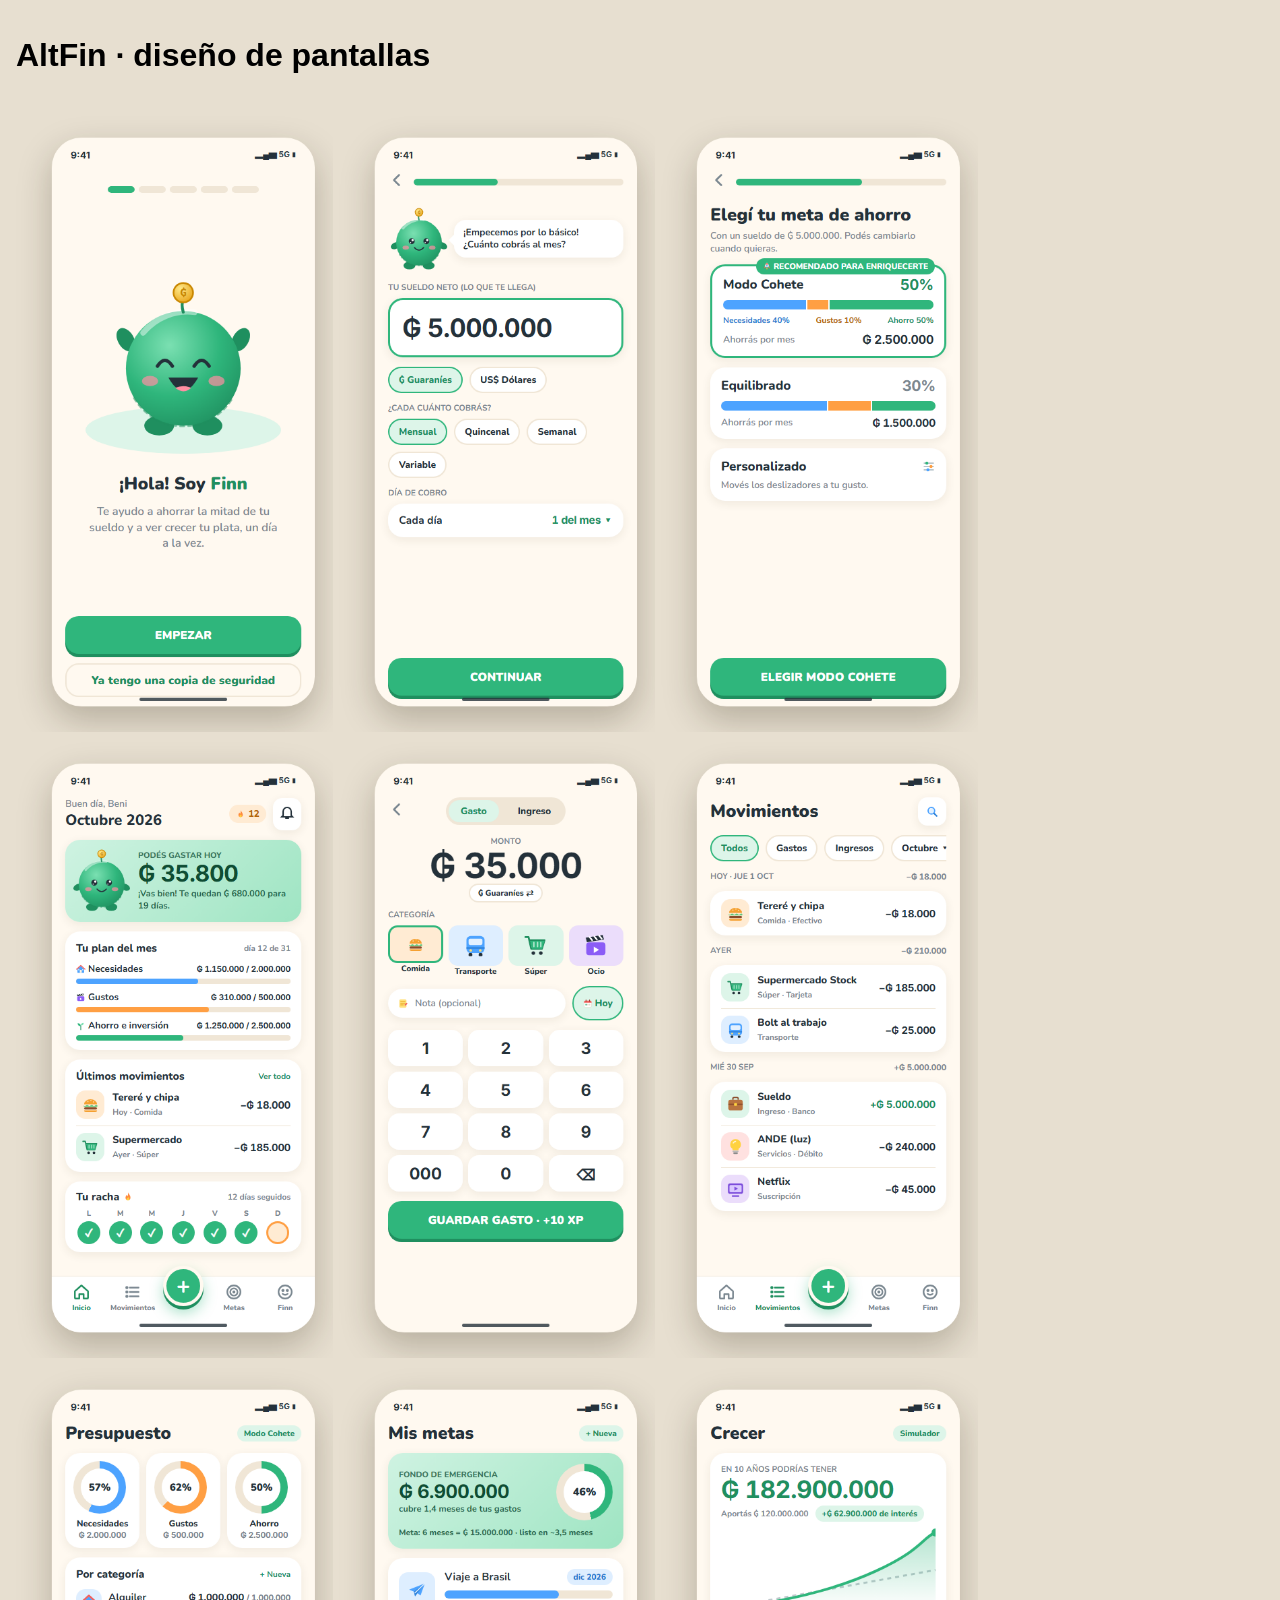
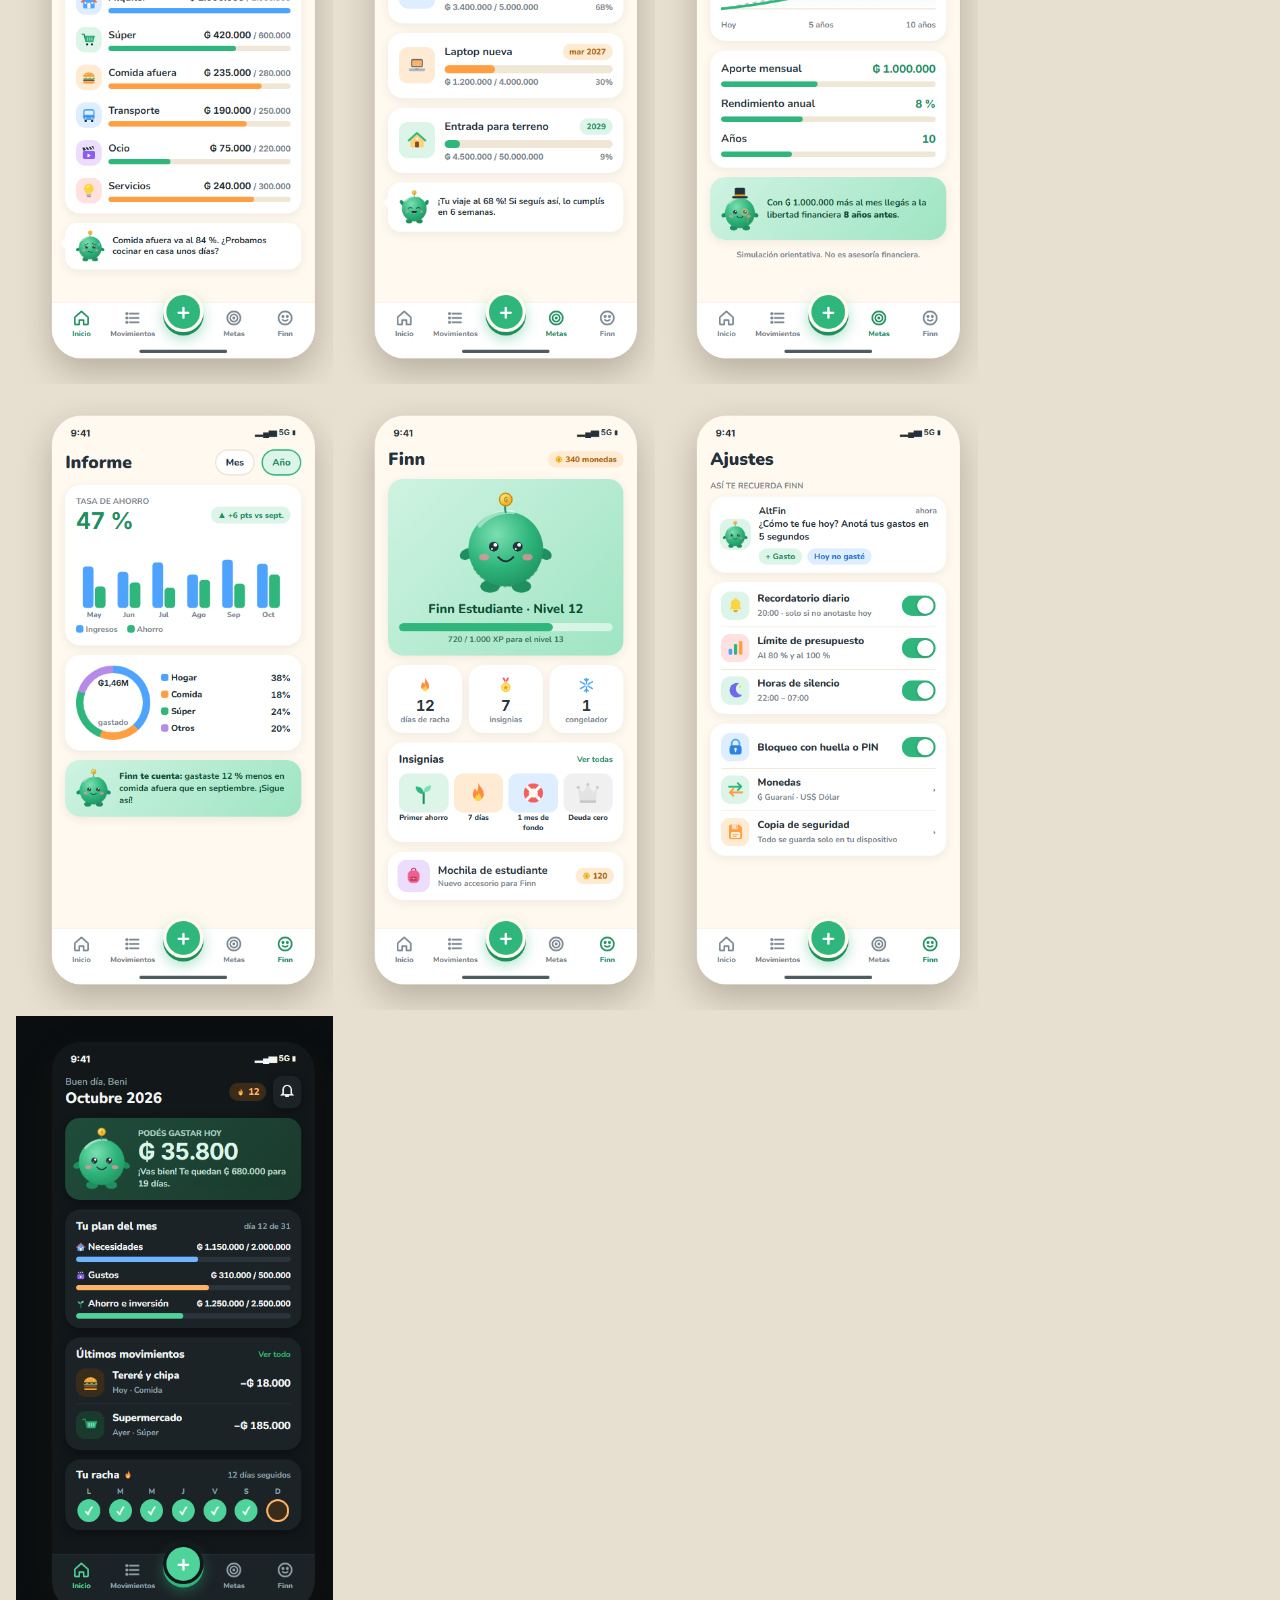
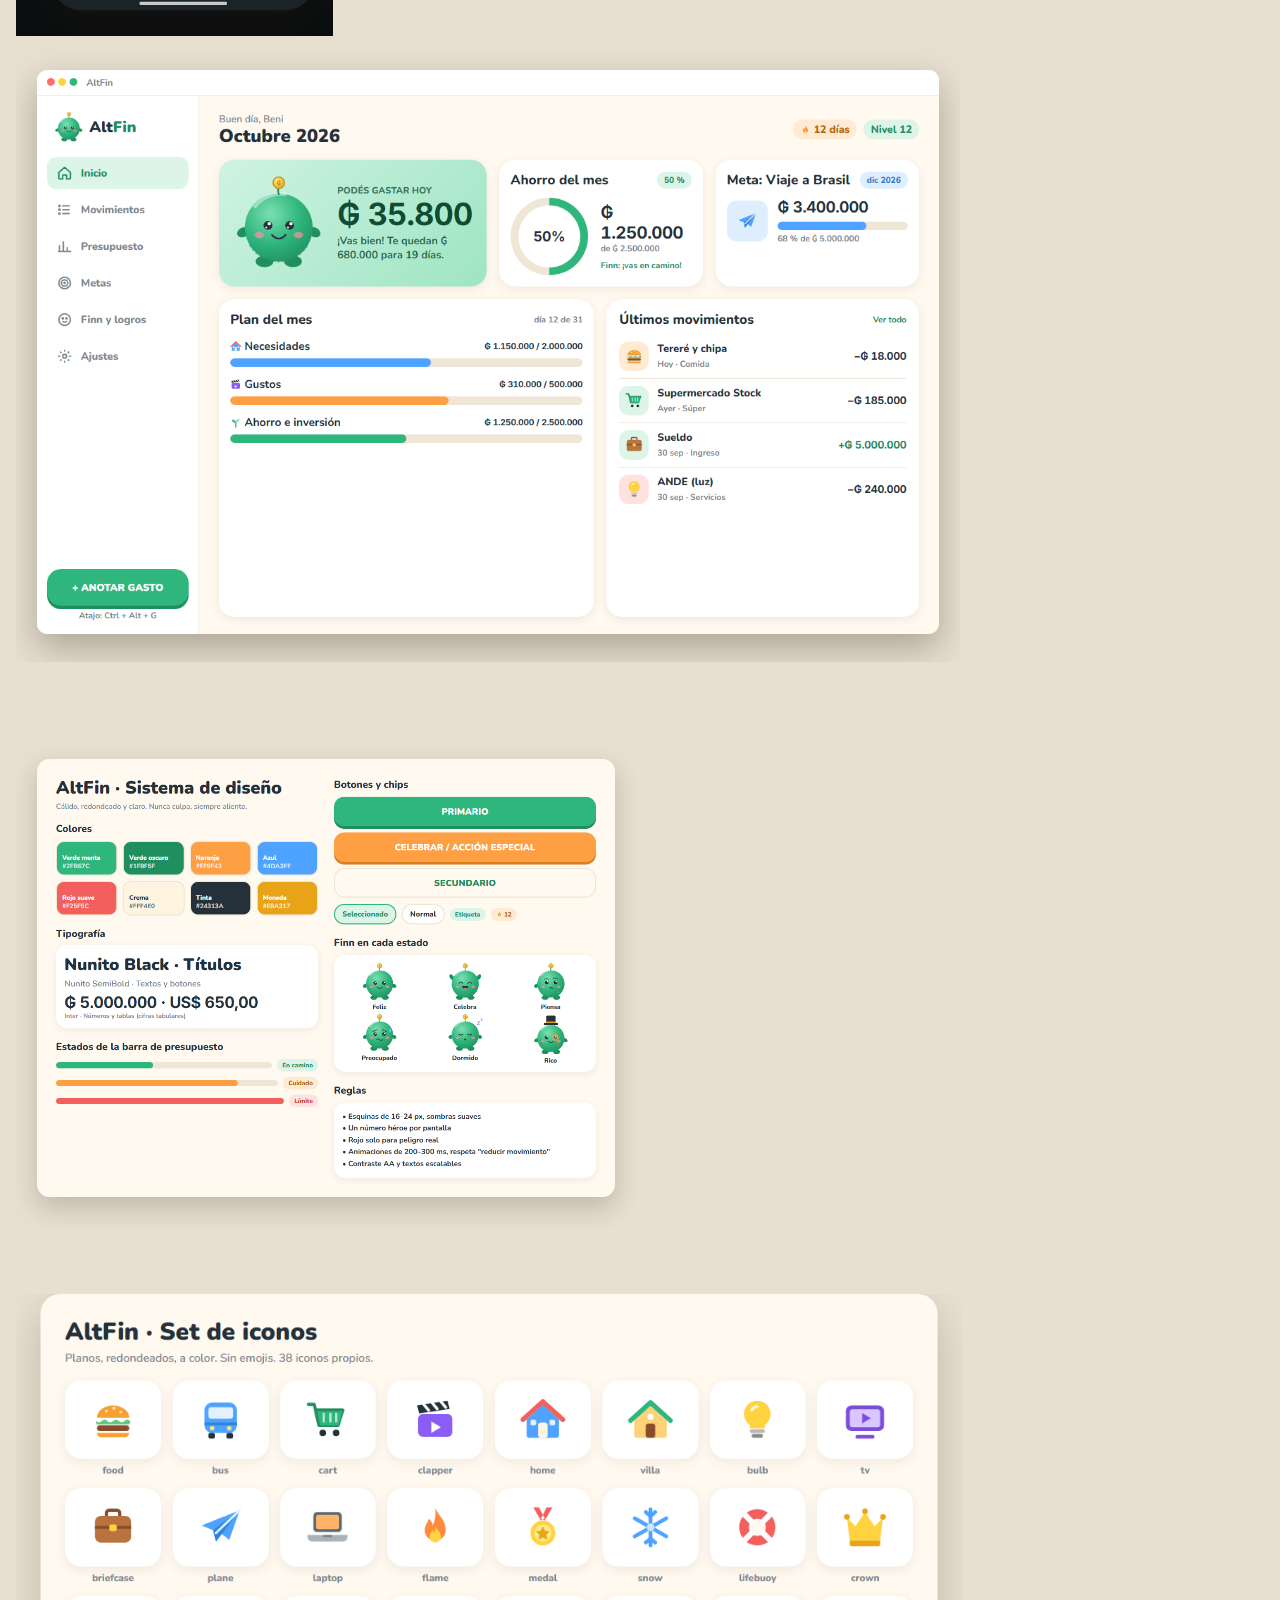
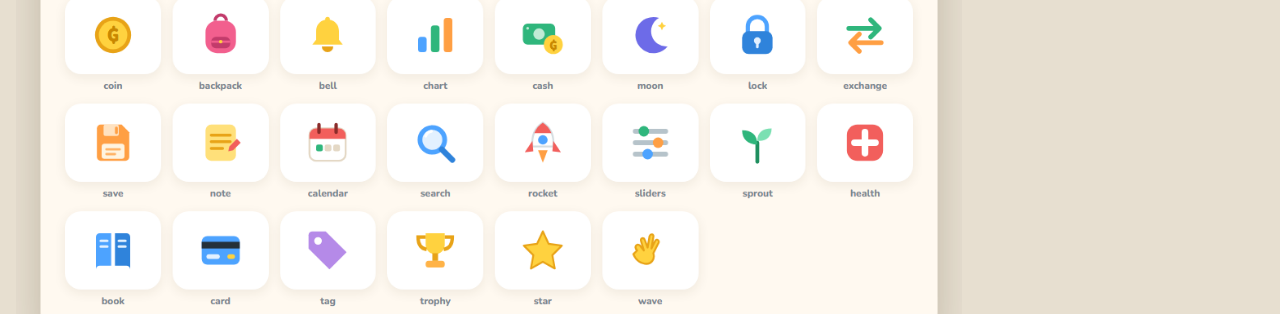
<file: diseno/ui/galeria.html>
<!doctype html><meta charset=utf-8><title>AltFin · Diseño de pantallas</title><body style="margin:0;background:#E7DFD0;font-family:Nunito,Arial"><h1 style="padding:16px">AltFin · diseño de pantallas</h1><div style="display:flex;flex-wrap:wrap;gap:6px;padding:0 16px">
<img src="png/01-bienvenida.png" style="height:620px">
<img src="png/02-sueldo.png" style="height:620px">
<img src="png/03-perfil.png" style="height:620px">
<img src="png/04-inicio.png" style="height:620px">
<img src="png/05-gasto.png" style="height:620px">
<img src="png/06-movimientos.png" style="height:620px">
<img src="png/07-presupuesto.png" style="height:620px">
<img src="png/08-metas.png" style="height:620px">
<img src="png/09-inversion.png" style="height:620px">
<img src="png/10-informes.png" style="height:620px">
<img src="png/11-finn.png" style="height:620px">
<img src="png/12-ajustes.png" style="height:620px">
<img src="png/13-inicio_oscuro.png" style="height:620px">
<img src="png/14-escritorio.png" style="height:620px">
<img src="png/15-sistema.png" style="height:620px">
<img src="png/16-iconos.png" style="height:620px">
</div>
</file>
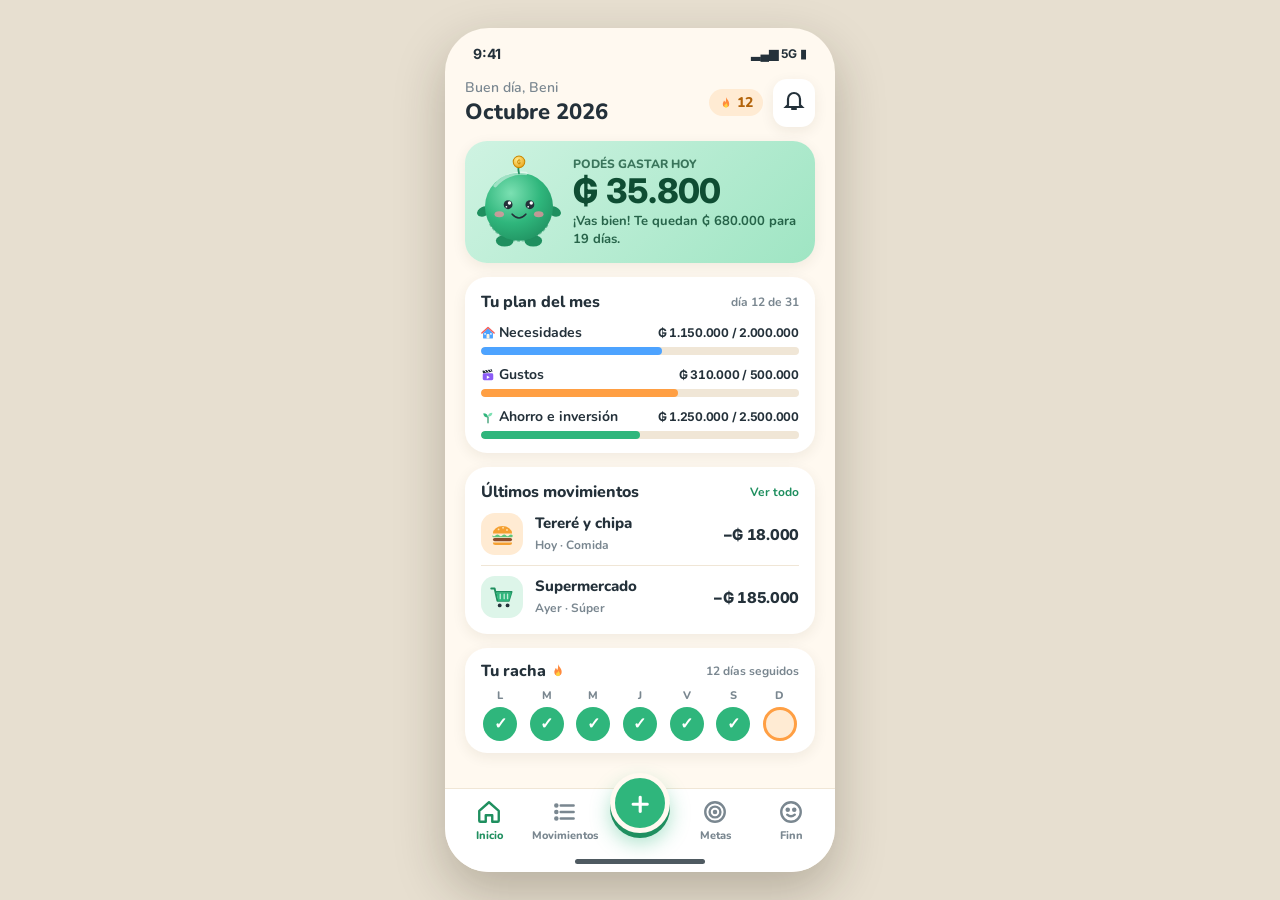
<file: diseno/ui/s.html>
<!doctype html><html lang="es"><head><meta charset="utf-8"><meta name="viewport" content="width=device-width,initial-scale=1"><title>AltFin UI</title><link rel="stylesheet" href="base.css"></head><body><div id="app"></div><script src="finn.js"></script><script src="icons.js"></script><script src="screens.js"></script></body></html>
</file>
<file: site/style.css>
@font-face{font-family:Nunito;src:url(fonts/Nunito.ttf);font-weight:200 1000;font-display:swap}
:root{
  --bg:#FFF9F0;--ink:#24313A;--muted:#6B7A83;--line:#F0E6D6;--card:#fff;
  --green:#2FB67C;--green-d:#1F8F5F;--forest:#0E3B2C;--forest2:#145A41;--mint:#DDF5E9;
  --orange:#FF9F43;--orange-s:#FFEBD3;--blue:#4DA3FF;--blue-s:#DEEEFF;--purple:#8E5BE8;--purple-s:#EBDDFB;
  --r:28px;
}
@media (prefers-color-scheme:dark){
  :root:not([data-theme=light]){--bg:#12171A;--ink:#F2F5F4;--muted:#8FA0A8;--line:#2A343A;--card:#1C2327;--mint:#1B3A2E;--orange-s:#3A2C1B;--blue-s:#1B2C3E;--purple-s:#2E2340}
}
*{box-sizing:border-box;margin:0}
html{scroll-behavior:smooth}
body{font-family:Nunito,system-ui,sans-serif;background:var(--bg);color:var(--ink);line-height:1.55;font-size:18px;overflow-x:hidden}
img{max-width:100%;display:block}
a{color:var(--green-d)}
kbd{background:rgba(0,0,0,.08);border-radius:6px;padding:0 6px;font:inherit;font-weight:800;font-size:.85em}
.muted{color:var(--muted)}.small{font-size:.85rem}.center{text-align:center}

/* NAV */
.nav{position:fixed;inset:12px 16px auto;z-index:50;max-width:1100px;margin:auto;display:flex;align-items:center;justify-content:space-between;
  padding:8px 10px 8px 18px;border-radius:999px;background:rgba(14,59,44,.72);backdrop-filter:blur(14px);-webkit-backdrop-filter:blur(14px);color:#fff}
.nav a{color:#fff;text-decoration:none;font-weight:700}
.brand{display:flex;align-items:center;gap:0;font-size:1.3rem;font-weight:900}.brand b{color:#6EE7B0}
.nav nav{display:flex;align-items:center;gap:22px}
.nav nav a:not(.btn){opacity:.85;font-size:.95rem}.nav nav a:not(.btn):hover{opacity:1}

/* BOTONES */
.btn{display:inline-block;background:var(--green);color:#fff!important;text-decoration:none;font-weight:900;border-radius:999px;padding:14px 28px;
  box-shadow:0 5px 0 var(--green-d);transition:transform .12s,box-shadow .12s}
.btn:hover{transform:translateY(2px);box-shadow:0 3px 0 var(--green-d)}
.btn-small{padding:8px 18px;font-size:.9rem;box-shadow:0 3px 0 var(--green-d)}
.btn-big{font-size:1.2rem;padding:18px 38px}
.btn-ghost{background:rgba(255,255,255,.12);box-shadow:none;border:2px solid rgba(255,255,255,.35)}
.btn-ghost:hover{box-shadow:none;background:rgba(255,255,255,.2)}

/* HERO */
.hero{position:relative;min-height:100vh;padding:150px 6vw 90px;display:grid;grid-template-columns:1.1fr .9fr;align-items:center;gap:30px;
  color:#fff;background:radial-gradient(120% 90% at 20% 0%,var(--forest2),var(--forest) 60%,#082419);overflow:hidden;border-radius:0 0 56px 56px}
.blob{position:absolute;border-radius:50%;filter:blur(70px);opacity:.55}
.b1{width:420px;height:420px;background:#2FB67C;left:-120px;top:20%}
.b2{width:380px;height:380px;background:#FF9F43;right:-100px;bottom:-60px;opacity:.28}
.hero-copy,.hero-art{position:relative;z-index:2}
.tag{display:inline-block;background:rgba(255,255,255,.12);border:1px solid rgba(255,255,255,.25);padding:6px 16px;border-radius:999px;font-weight:800;font-size:.85rem;margin-bottom:22px}
h1{font-size:clamp(3rem,7.5vw,6.4rem);line-height:.98;font-weight:1000;letter-spacing:-.03em}
h1 em{font-style:normal;background:linear-gradient(100deg,#6EE7B0,#FFD479);-webkit-background-clip:text;background-clip:text;color:transparent}
.lead{font-size:1.25rem;max-width:34ch;margin:24px 0 32px;color:#D5EBDF}
.cta{display:flex;gap:16px;flex-wrap:wrap}
#detected{margin-top:18px;color:#9CC9B5}

/* píldoras flotantes (referencia: Copilot) */
.pill{position:absolute;z-index:1;display:flex;gap:10px;align-items:center;font-weight:900;padding:12px 22px;border-radius:999px;color:#fff;
  box-shadow:0 18px 40px rgba(0,0,0,.28),inset 0 2px 0 rgba(255,255,255,.3);animation:float 7s ease-in-out infinite}
.pill i{font-style:normal;background:rgba(255,255,255,.25);padding:2px 12px;border-radius:999px}
.p1{background:#FF9F43;left:7%;top:15%;transform:rotate(-12deg)}
.p2{background:#4DA3FF;left:46%;top:14%;transform:rotate(8deg);animation-delay:-2s}
.p3{background:#F25F5C;left:5%;bottom:10%;transform:rotate(9deg);animation-delay:-4s}
.p4{background:#2FB67C;right:3%;top:20%;transform:rotate(-8deg);animation-delay:-1s}
.p5{background:#8E5BE8;right:6%;bottom:8%;transform:rotate(11deg);animation-delay:-3s}
@keyframes float{50%{translate:0 -14px}}

.hero-art{display:grid;place-items:center}
.finn-peek{position:absolute;width:220px;left:-60px;bottom:-30px;z-index:3;filter:drop-shadow(0 16px 24px rgba(0,0,0,.35));animation:hop 3.4s ease-in-out infinite}
@keyframes hop{0%,100%{transform:translateY(0) rotate(-4deg)}50%{transform:translateY(-18px) rotate(4deg)}}

/* TELÉFONO */
.phone{position:relative;width:260px;aspect-ratio:9/19.5;border-radius:42px;background:#0b0f10;padding:9px;box-shadow:0 40px 80px rgba(0,0,0,.35),0 0 0 2px #2c3a40 inset}
.phone img{width:100%;height:100%;object-fit:cover;object-position:top;border-radius:34px}
.phone.big{width:min(330px,70vw);transform:rotate(5deg)}
.phone.mini{width:200px;position:absolute;right:26px;bottom:-60px;transform:rotate(-4deg)}

/* SECCIONES */
.stats{display:grid;grid-template-columns:repeat(4,1fr);gap:20px;max-width:1100px;margin:70px auto 0;padding:0 24px;text-align:center}
.stats b{display:block;font-size:2.4rem;font-weight:1000;color:var(--green-d)}
.stats span{color:var(--muted);font-size:.95rem}
.section{max-width:1100px;margin:auto;padding:110px 24px 0}
.eyebrow{color:var(--green-d);font-weight:900;text-transform:uppercase;letter-spacing:.12em;font-size:.8rem;text-align:center;margin-bottom:10px}
h2{font-size:clamp(2rem,4.6vw,3.4rem);line-height:1.05;font-weight:1000;letter-spacing:-.02em;text-align:center;max-width:20ch;margin:0 auto 46px}
h3{font-size:1.35rem;font-weight:900;margin-bottom:6px}

/* BENTO */
.bento{display:grid;grid-template-columns:repeat(4,1fr);gap:18px}
.card{position:relative;border-radius:var(--r);padding:28px;min-height:210px;overflow:hidden;background:var(--card);border:1px solid var(--line);transition:transform .25s}
.card:hover{transform:translateY(-6px) rotate(-.4deg)}
.card.wide{grid-column:span 2;min-height:300px}
.card p{max-width:24ch;color:inherit;opacity:.82}
.c-green{background:var(--mint)}.c-orange{background:var(--orange-s)}.c-blue{background:var(--blue-s)}.c-purple{background:var(--purple-s)}
.c-dark{background:var(--forest);color:#fff;border:none}.c-dark p{max-width:44ch}

/* DISPOSITIVOS */
.showcase .devices{display:flex;justify-content:center;align-items:flex-end;gap:0;margin-bottom:30px;perspective:1400px}
.showcase .phone{width:220px;flex:none}
.showcase .phone:first-child{transform:rotateY(18deg) rotate(-3deg) translateX(30px);z-index:1}
.showcase .phone.dark{transform:rotateY(-18deg) rotate(3deg) translateX(-30px);z-index:1}
.laptop{width:min(640px,60%);border-radius:16px;background:#0b0f10;padding:8px;box-shadow:0 40px 80px rgba(0,0,0,.28);z-index:2;margin-bottom:10px}
.laptop img{border-radius:9px}

/* FINN */
.finn{display:grid;grid-template-columns:1fr 1.1fr;gap:50px;align-items:center}
.finn h2{text-align:left;margin:0 0 20px}.finn .eyebrow{text-align:left}
.finn-copy p{margin-bottom:12px}
.finn-states{border-radius:var(--r);border:1px solid var(--line);box-shadow:0 20px 50px rgba(0,0,0,.08)}

/* VERSIONES */
.vlist{max-width:820px;margin:34px auto 0;position:relative;display:grid;gap:18px}
.vlist:before{content:"";position:absolute;left:19px;top:20px;bottom:20px;width:3px;background:var(--line);border-radius:3px}
.ver{position:relative;margin-left:52px;background:var(--card);border:1px solid var(--line);border-radius:var(--r);padding:0;overflow:hidden}
.ver:before{content:"";position:absolute;left:-42px;top:26px;width:18px;height:18px;border-radius:50%;background:var(--bg);border:4px solid var(--green)}
.ver.latest{border:2px solid var(--green);box-shadow:0 20px 50px rgba(47,182,124,.18)}
.ver summary{list-style:none;cursor:pointer;display:flex;align-items:center;gap:12px;flex-wrap:wrap;padding:22px 26px}
.ver summary::-webkit-details-marker{display:none}
.ver summary b{font-size:1.5rem;font-weight:1000}
.ver summary span{color:var(--muted);font-size:.9rem}
.ver summary:after{content:"+";margin-left:auto;font-size:1.6rem;font-weight:900;color:var(--green-d);transition:rotate .2s}
.ver[open] summary:after{rotate:45deg}
.badge{background:var(--green);color:#fff!important;border-radius:999px;padding:2px 12px;font-size:.75rem!important;font-weight:900;letter-spacing:.05em;text-transform:uppercase}
.badge.off{background:var(--line);color:var(--muted)!important}
.vbody{padding:0 26px 26px}
.vbody h4{font-size:1.15rem;font-weight:900;margin-bottom:8px}
.vbody ul{padding-left:20px;margin:10px 0 18px}.vbody li{margin:3px 0}
.dls{display:grid;grid-template-columns:repeat(auto-fit,minmax(200px,1fr));gap:12px;margin-top:6px}
.dl{display:flex;flex-direction:column;gap:2px;text-decoration:none;color:var(--ink);background:var(--mint);border-radius:20px;padding:16px 18px;border:2px solid transparent;transition:.15s}
.dl:hover{border-color:var(--green);transform:translateY(-3px)}
.dl b{font-weight:900}.dl span{font-size:.82rem;color:var(--muted)}
.dl.rec{background:var(--green);color:#fff}.dl.rec span{color:#DFF7EC}
.dl.none{background:var(--line);pointer-events:none;opacity:.7}

/* AYUDA */
.steps{display:grid;grid-template-columns:repeat(3,1fr);gap:18px}
.steps article{background:var(--card);border:1px solid var(--line);border-radius:var(--r);padding:28px}
.steps ol{padding-left:20px;margin:10px 0 14px}.steps li{margin:8px 0}

footer{margin-top:120px;padding:60px 24px;text-align:center;background:var(--forest);color:#CFE6DB;border-radius:56px 56px 0 0}
footer img{margin:0 auto 10px}footer a{color:#6EE7B0}

/* aparición */
.rev{opacity:0;transform:translateY(30px);transition:opacity .7s,transform .7s}.rev.in{opacity:1;transform:none}

@media(max-width:900px){
  .nav nav a:not(.btn){display:none}
  .hero{grid-template-columns:minmax(0,1fr);padding-top:120px;text-align:center;border-radius:0 0 36px 36px}
  .lead{margin-inline:auto}.cta{justify-content:center}
  .hero-art{margin-top:30px}.finn-peek{width:140px;left:0;bottom:-10px}
  .pill{display:none}
  .stats{grid-template-columns:1fr 1fr}
  .bento{grid-template-columns:1fr 1fr}.card.wide{grid-column:span 2}
  .phone.mini{display:none}.card.wide{min-height:210px}
  .finn{grid-template-columns:1fr}.finn h2,.finn .eyebrow{text-align:center}
  .steps{grid-template-columns:1fr}
  .showcase .devices .phone{display:none}.laptop{width:100%}
}
@media(max-width:520px){.bento{grid-template-columns:1fr}.card.wide{grid-column:auto}body{font-size:17px}}
@media(prefers-reduced-motion:reduce){*{animation:none!important;transition:none!important}.rev{opacity:1;transform:none}}

/* POR QUÉ SIRVE */
.intro{max-width:60ch;margin:-20px auto 40px}
.why{display:grid;grid-template-columns:repeat(3,1fr);gap:18px}
.why article{background:var(--card);border:1px solid var(--line);border-radius:var(--r);padding:28px;position:relative}
.why .num{display:grid;place-items:center;width:42px;height:42px;border-radius:14px;background:var(--green);color:#fff;font-weight:1000;margin-bottom:14px;box-shadow:0 4px 0 var(--green-d)}
.why p{color:var(--muted);font-size:.98rem}
.how{margin-top:30px;background:var(--forest);color:#fff;border-radius:var(--r);padding:34px 38px}
.how h3{font-size:1.6rem;margin-bottom:12px}
.how ol{display:grid;grid-template-columns:repeat(3,1fr);gap:26px;list-style:none;padding:0;counter-reset:s}
.how li{counter-increment:s;color:#CFE6DB;position:relative;padding-top:48px}
.how li:before{content:counter(s);position:absolute;top:0;left:0;width:36px;height:36px;border-radius:50%;background:#6EE7B0;color:var(--forest);display:grid;place-items:center;font-weight:1000}
.how li b{color:#fff}

/* RECORRIDO */
.tour{max-width:none;padding-inline:0}
.strip{display:flex;gap:34px;overflow-x:auto;scroll-snap-type:x mandatory;padding:20px max(24px,calc((100vw - 1100px)/2)) 40px;scrollbar-width:thin;cursor:grab;-webkit-overflow-scrolling:touch}
.strip.drag{cursor:grabbing;scroll-snap-type:none}
.strip figure{flex:none;width:250px;scroll-snap-align:center;text-align:center}
.strip .phone{width:250px;margin-bottom:22px;transition:transform .3s}
.strip figure:hover .phone{transform:translateY(-8px) rotate(-1.5deg)}
.strip figure:nth-child(even) .phone{margin-top:26px}
.strip img{-webkit-user-drag:none;user-select:none}
.strip figcaption{font-size:.92rem;color:var(--muted);padding:0 6px}
.strip figcaption b{display:block;color:var(--ink);font-size:1.1rem;font-weight:900;margin-bottom:2px}

/* TODO LO QUE HACE */
.lists{display:grid;grid-template-columns:repeat(4,1fr);gap:18px}
.lists article{background:var(--card);border:1px solid var(--line);border-radius:var(--r);padding:24px}
.lists h3{font-size:1.1rem;color:var(--green-d)}
.lists ul{list-style:none;padding:0;margin-top:10px}
.lists li{position:relative;padding-left:24px;margin:9px 0;font-size:.93rem;line-height:1.4}
.lists li:before{content:"";position:absolute;left:0;top:.35em;width:12px;height:12px;border-radius:50%;background:var(--green);box-shadow:inset 0 0 0 3px var(--mint)}
.note{margin-top:26px}

/* FAQ */
.qa{max-width:780px;margin:auto;display:grid;gap:12px}
.qa details{background:var(--card);border:1px solid var(--line);border-radius:22px;padding:0 24px}
.qa summary{cursor:pointer;list-style:none;font-weight:900;padding:20px 0;display:flex;justify-content:space-between;gap:12px}
.qa summary::-webkit-details-marker{display:none}
.qa summary:after{content:"+";font-size:1.5rem;line-height:1;color:var(--green-d);transition:rotate .2s}
.qa details[open] summary:after{rotate:45deg}
.qa p{padding-bottom:20px;color:var(--muted)}

@media(max-width:1000px){.lists{grid-template-columns:1fr 1fr}.why{grid-template-columns:1fr 1fr}}
@media(max-width:700px){.lists,.why{grid-template-columns:1fr}.how ol{grid-template-columns:1fr}.how{padding:26px}.strip figure,.strip .phone{width:215px}.strip{gap:22px}}

/* BARRA DE NAVEGACIÓN (mejorada) */
.nav{inset:14px 16px auto;max-width:1060px;padding:7px 8px 7px 16px;
  background:linear-gradient(180deg,rgba(20,90,65,.78),rgba(10,40,30,.86));
  border:1px solid rgba(255,255,255,.14);
  box-shadow:0 12px 34px rgba(0,0,0,.28),inset 0 1px 0 rgba(255,255,255,.18);
  backdrop-filter:blur(18px) saturate(1.4);-webkit-backdrop-filter:blur(18px) saturate(1.4);
  transition:transform .3s,background .3s,box-shadow .3s}
.nav.scrolled{background:rgba(9,32,24,.92);box-shadow:0 14px 40px rgba(0,0,0,.4),inset 0 1px 0 rgba(255,255,255,.12)}
.brand{font-size:1.25rem;letter-spacing:-.01em}
.brand img{transition:transform .4s}.brand:hover img{transform:rotate(-12deg) scale(1.12)}
.nav nav{gap:2px}
.nav nav a:not(.btn){position:relative;opacity:1;color:#CFE6DB;font-size:.93rem;font-weight:800;padding:8px 14px;border-radius:999px;transition:background .2s,color .2s}
.nav nav a:not(.btn):hover{background:rgba(255,255,255,.1);color:#fff}
.nav nav a.act:not(.btn){background:rgba(110,231,176,.18);color:#6EE7B0}
.nav .btn-small{margin-left:8px;padding:9px 20px;font-size:.92rem;box-shadow:0 3px 0 var(--green-d),0 6px 16px rgba(47,182,124,.35)}

/* barra de desplazamiento del recorrido */
.strip{scrollbar-color:var(--green) transparent}
.strip::-webkit-scrollbar{height:10px}
.strip::-webkit-scrollbar-track{background:transparent;margin:0 max(24px,calc((100vw - 1100px)/2))}
.strip::-webkit-scrollbar-thumb{background:linear-gradient(90deg,var(--green),#6EE7B0);border-radius:999px;border:2px solid transparent;background-clip:padding-box}
.strip::-webkit-scrollbar-thumb:hover{background:var(--green-d);background-clip:padding-box}
@media(max-width:900px){.nav{inset:10px 10px auto}}
section[id]{scroll-margin-top:90px}
.badge.soon{background:var(--orange)}
</file>
<file: diseno/ui/base.css>
@import url('https://fonts.googleapis.com/css2?family=Nunito:wght@500;600;700;800;900&family=Inter:wght@500;600;700&display=swap');
:root{
  --bg:#FFF9F0; --card:#FFFFFF; --ink:#24313A; --muted:#7A8790; --line:#F0E6D6;
  --green:#2FB67C; --green-d:#1F8F5F; --green-s:#DDF5E9;
  --orange:#FF9F43; --orange-s:#FFEBD3; --red:#F25F5C; --red-s:#FFE1E0;
  --blue:#4DA3FF; --blue-s:#DEEEFF; --gold:#E8A317; --cream:#FFF4E0;
  --shadow:0 4px 14px rgba(70,50,20,.08);
}
body.dark{
  --bg:#12171A; --card:#1C2327; --ink:#F2F5F4; --muted:#8FA0A8; --line:#2A343A;
  --green:#4FD39A; --green-d:#2FB67C; --green-s:#1B3A2E;
  --orange:#FFB366; --orange-s:#3A2C1B; --red:#FF7A77; --red-s:#3B2222;
  --blue:#6DB6FF; --blue-s:#1B2C3E; --cream:#1C2327;
  --shadow:0 4px 14px rgba(0,0,0,.35);
}
*{box-sizing:border-box;margin:0;padding:0}
html,body{font-family:Nunito,Arial,sans-serif;color:var(--ink)}
body{background:#E7DFD0;display:flex;justify-content:center;align-items:center;min-height:100vh}
body.dark.out{background:#0B0E10}
.num{font-family:Inter,Arial,sans-serif;font-variant-numeric:tabular-nums;letter-spacing:-.02em}

/* Teléfono */
.phone{width:390px;height:844px;background:var(--bg);border-radius:44px;position:relative;overflow:hidden;box-shadow:0 20px 50px rgba(40,30,10,.25);display:flex;flex-direction:column}
.status{height:44px;flex:none;display:flex;justify-content:space-between;align-items:center;padding:6px 28px 0;font:700 14px Inter,Arial}
.status .ic{display:flex;gap:5px;align-items:center;font-size:12px}
.scroll{flex:1;overflow:hidden;padding:6px 20px 0;display:flex;flex-direction:column;gap:14px}
h1{font-size:26px;font-weight:900;line-height:1.15}
h2{font-size:19px;font-weight:800}
.sub{color:var(--muted);font-size:14px;font-weight:600}
.small{font-size:12px;font-weight:700;color:var(--muted)}
.row{display:flex;align-items:center;gap:10px}
.sp{justify-content:space-between}
.grow{flex:1}
.card{background:var(--card);border-radius:22px;padding:16px;box-shadow:var(--shadow)}
.mint{background:linear-gradient(135deg,#CFF3E2,#9FE5C3);color:#0F4D33}
body.dark .mint{background:linear-gradient(135deg,#1F4D3B,#1B3A2E);color:#DDF5E9}

/* Botones */
.btn{height:56px;border-radius:20px;background:var(--green);color:#fff;font:900 17px Nunito;display:flex;align-items:center;justify-content:center;box-shadow:0 5px 0 var(--green-d);letter-spacing:.2px}
.btn.ghost{background:transparent;color:var(--green-d);box-shadow:none;border:2px solid var(--line)}
.btn.orange{background:var(--orange);box-shadow:0 5px 0 #D97F1F}
.chip{padding:8px 14px;border-radius:999px;background:var(--card);border:2px solid var(--line);font-weight:800;font-size:14px}
.chip.on{background:var(--green-s);border-color:var(--green);color:var(--green-d)}
.pill{padding:4px 10px;border-radius:999px;font-weight:800;font-size:12px}
.pill.g{background:var(--green-s);color:var(--green-d)} .pill.o{background:var(--orange-s);color:#B3640B} .pill.r{background:var(--red-s);color:#C23B38} .pill.b{background:var(--blue-s);color:#2477D1}
body.dark .pill.o{color:var(--orange)} body.dark .pill.r{color:var(--red)} body.dark .pill.b{color:var(--blue)} body.dark .pill.g{color:var(--green)}

/* Barras */
.bar{height:12px;border-radius:99px;background:var(--line);overflow:hidden}
.bar>i{display:block;height:100%;border-radius:99px;background:var(--green)}
.bar.o>i{background:var(--orange)} .bar.r>i{background:var(--red)} .bar.b>i{background:var(--blue)}
.bar.t{height:8px}
.ring{width:var(--s,96px);height:var(--s,96px);border-radius:50%;background:conic-gradient(var(--c,var(--green)) calc(var(--p)*1%),var(--line) 0);display:grid;place-items:center;flex:none}
.ring>div{width:calc(100% - 22px);height:calc(100% - 22px);background:var(--card);border-radius:50%;display:grid;place-items:center;text-align:center;font-weight:900}

/* Iconos de categoría */
.ico{width:42px;height:42px;border-radius:14px;display:grid;place-items:center;font-size:27px;flex:none}
.i-g{background:var(--green-s)} .i-o{background:var(--orange-s)} .i-b{background:var(--blue-s)} .i-r{background:var(--red-s)} .i-p{background:#EBDDFB}
body.dark .i-p{background:#2E2340}
.li{display:flex;align-items:center;gap:12px;padding:10px 0}
.li+.li{border-top:1.5px solid var(--line)}
.li b{font-weight:800;font-size:15px;display:block}
.li .amt{margin-left:auto;font-weight:800;font-size:15px}
.pos{color:var(--green-d)} body.dark .pos{color:var(--green)}

/* Burbuja de Finn */
.bubble{background:#fff;color:#24313A;border-radius:18px;padding:10px 14px;font-weight:700;font-size:14px;line-height:1.3;position:relative;box-shadow:var(--shadow)}
.bubble:before{content:"";position:absolute;left:-8px;top:22px;border:8px solid transparent;border-right-color:#fff;border-left:0}
body.dark .bubble{background:#2A343A;color:#F2F5F4} body.dark .bubble:before{border-right-color:#2A343A}

/* Navegación inferior */
.nav{height:84px;flex:none;background:var(--card);border-top:1.5px solid var(--line);display:flex;justify-content:space-around;align-items:flex-start;padding:10px 6px 0;position:relative}
.nav .it{display:flex;flex-direction:column;align-items:center;gap:3px;font-size:11px;font-weight:800;color:var(--muted);width:62px}
.nav .it.on{color:var(--green-d)} body.dark .nav .it.on{color:var(--green)}
.nav .it svg{width:26px;height:26px;stroke:currentColor;fill:none;stroke-width:2.2;stroke-linecap:round;stroke-linejoin:round}
.nav .fab{width:60px;height:60px;border-radius:50%;background:var(--green);color:#fff;display:grid;place-items:center;font-size:34px;font-weight:700;margin-top:-26px;box-shadow:0 5px 0 var(--green-d),0 10px 20px rgba(47,182,124,.4);border:5px solid var(--bg)}
.home-ind{position:absolute;bottom:8px;left:50%;transform:translateX(-50%);width:130px;height:5px;border-radius:9px;background:var(--ink);opacity:.8}

/* Teclado */
.keys{display:grid;grid-template-columns:repeat(3,1fr);gap:8px}
.keys div{height:54px;border-radius:16px;background:var(--card);display:grid;place-items:center;font:800 24px Inter;box-shadow:var(--shadow)}
.tog{width:50px;height:30px;border-radius:99px;background:var(--line);position:relative;flex:none}
.tog:after{content:"";position:absolute;top:3px;left:3px;width:24px;height:24px;border-radius:50%;background:#fff;box-shadow:0 1px 4px rgba(0,0,0,.25)}
.tog.on{background:var(--green)} .tog.on:after{left:23px}
.step{height:10px;border-radius:99px;background:var(--line);overflow:hidden;flex:1}
.step i{display:block;height:100%;background:var(--green);border-radius:99px}

/* Escritorio */
.desk{width:1280px;height:800px;background:var(--bg);border-radius:14px;overflow:hidden;display:flex;box-shadow:0 20px 50px rgba(40,30,10,.3);flex-direction:column}
.titlebar{height:36px;background:var(--card);display:flex;align-items:center;gap:8px;padding:0 14px;font-size:13px;font-weight:700;color:var(--muted);border-bottom:1.5px solid var(--line)}
.dots i{display:inline-block;width:11px;height:11px;border-radius:50%;margin-right:5px}
.side{width:230px;background:var(--card);border-right:1.5px solid var(--line);padding:18px 14px;display:flex;flex-direction:column;gap:6px}
.side .it{display:flex;align-items:center;gap:12px;padding:12px 14px;border-radius:14px;font-weight:800;font-size:15px;color:var(--muted)}
.side .it.on{background:var(--green-s);color:var(--green-d)}
.main{flex:1;padding:24px 28px;display:flex;flex-direction:column;gap:18px;overflow:hidden}
.grid3{display:grid;grid-template-columns:1.2fr 1fr 1fr;gap:18px}
.chip{white-space:nowrap}
.wk{display:flex;justify-content:space-between}
.wk div{width:38px;text-align:center;font-size:11px;font-weight:800;color:var(--muted)}
.wk b{display:grid;place-items:center;width:34px;height:34px;border-radius:50%;margin:4px auto 0;background:var(--line);font-size:16px}
.wk .d b{background:var(--green);color:#fff}
.wk .t b{border:3px solid var(--orange);background:var(--orange-s)}
</file>
